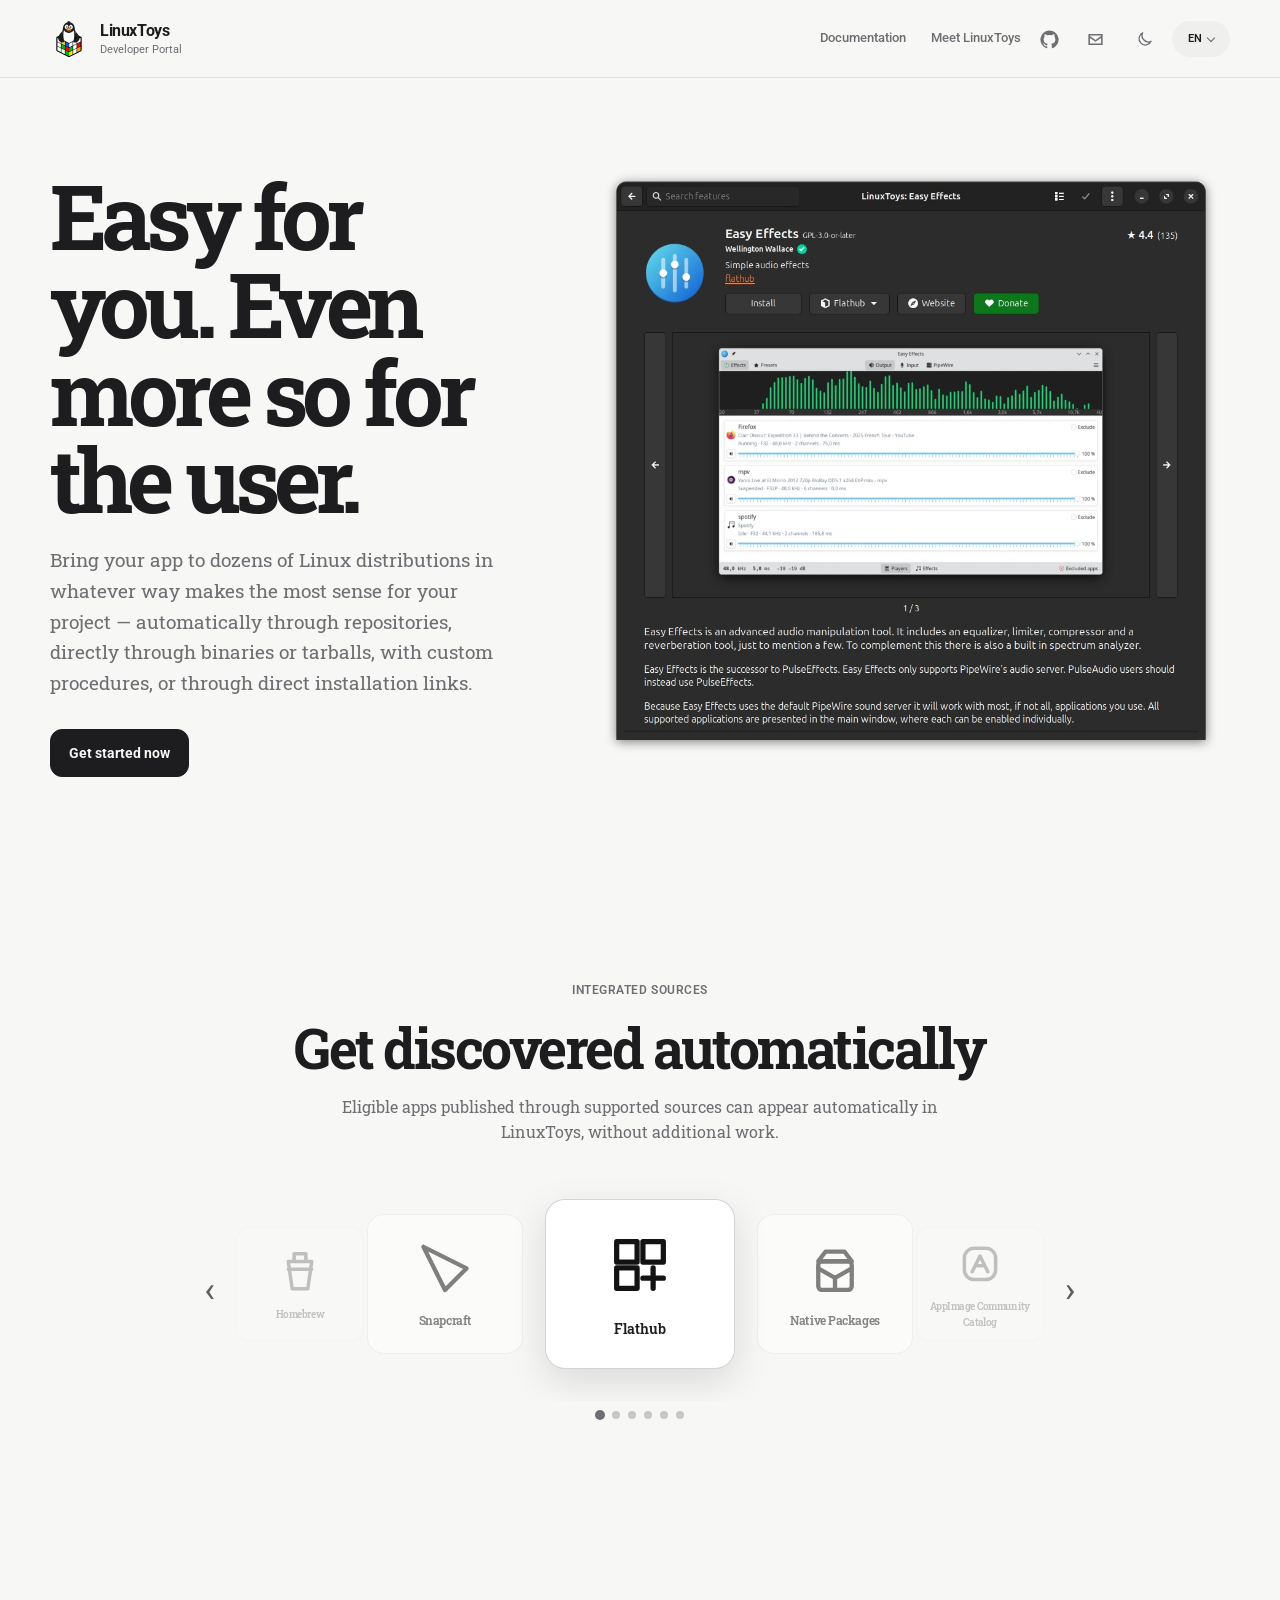
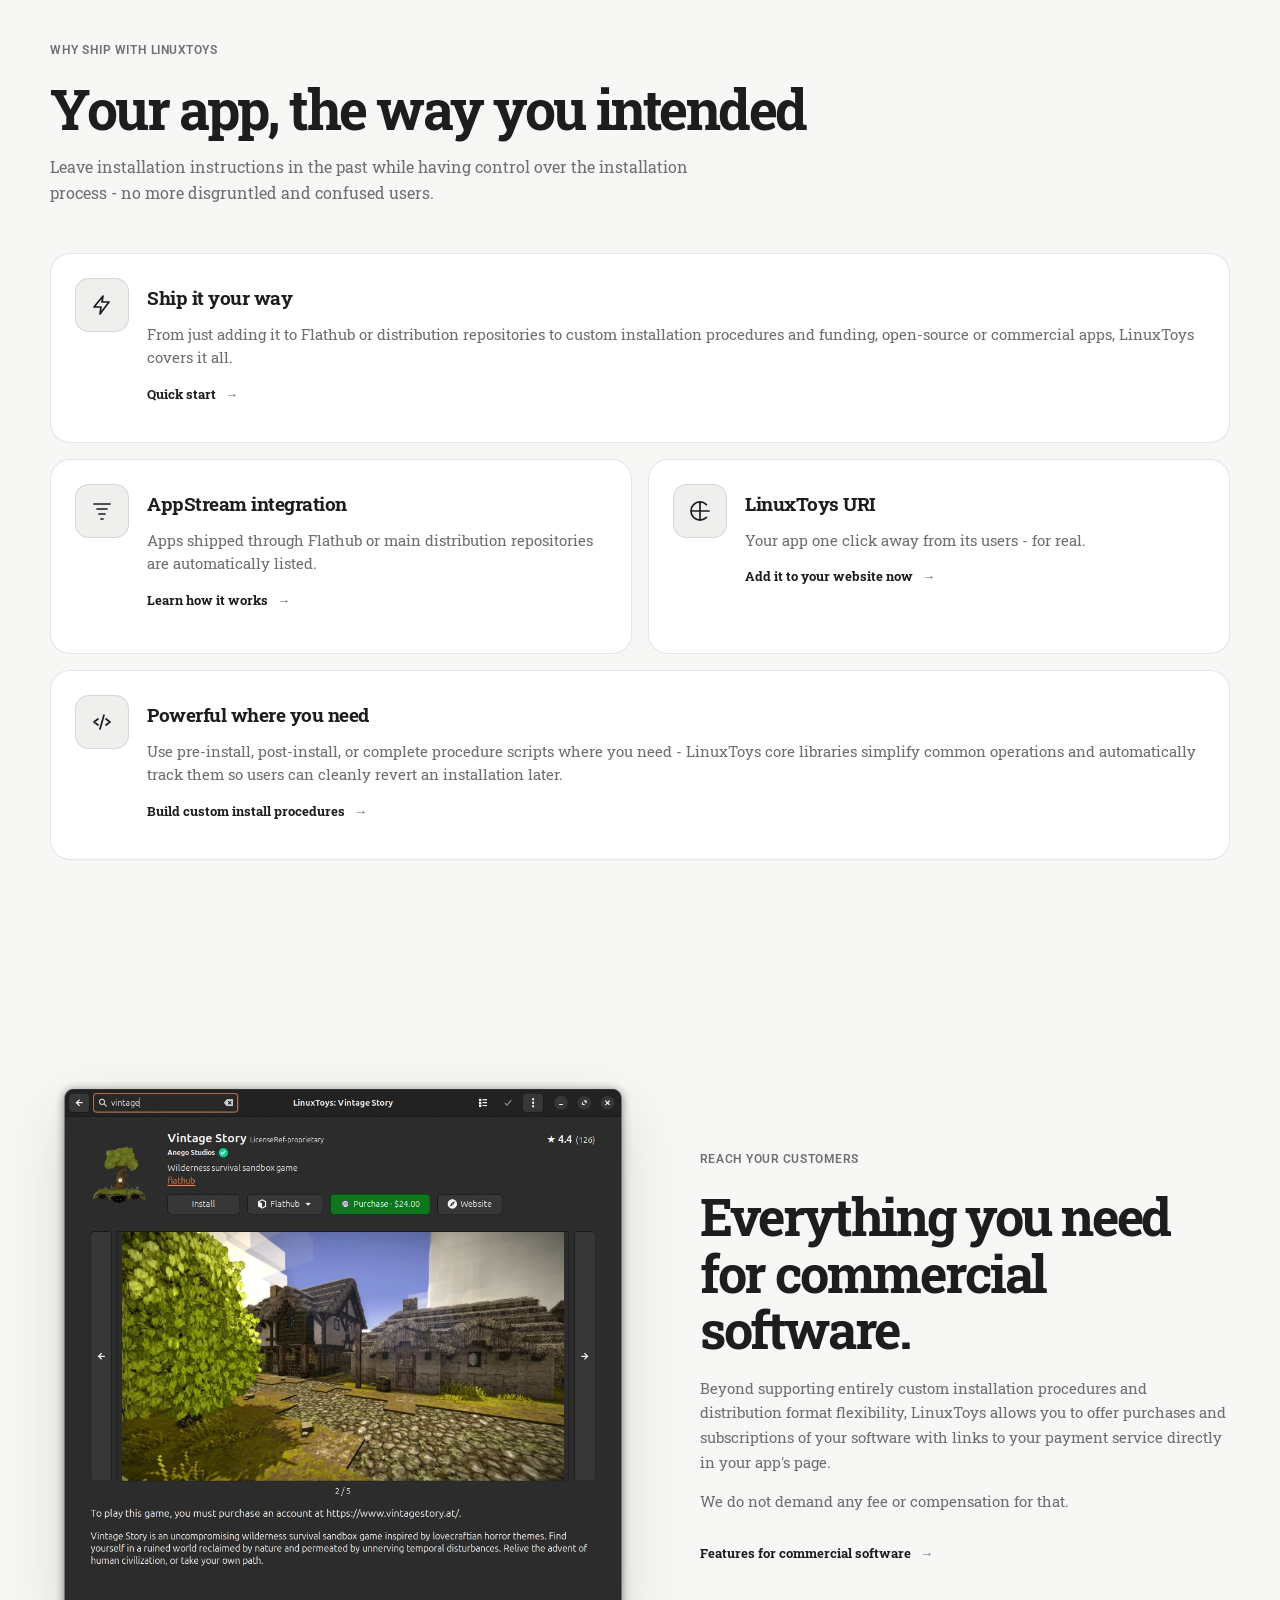
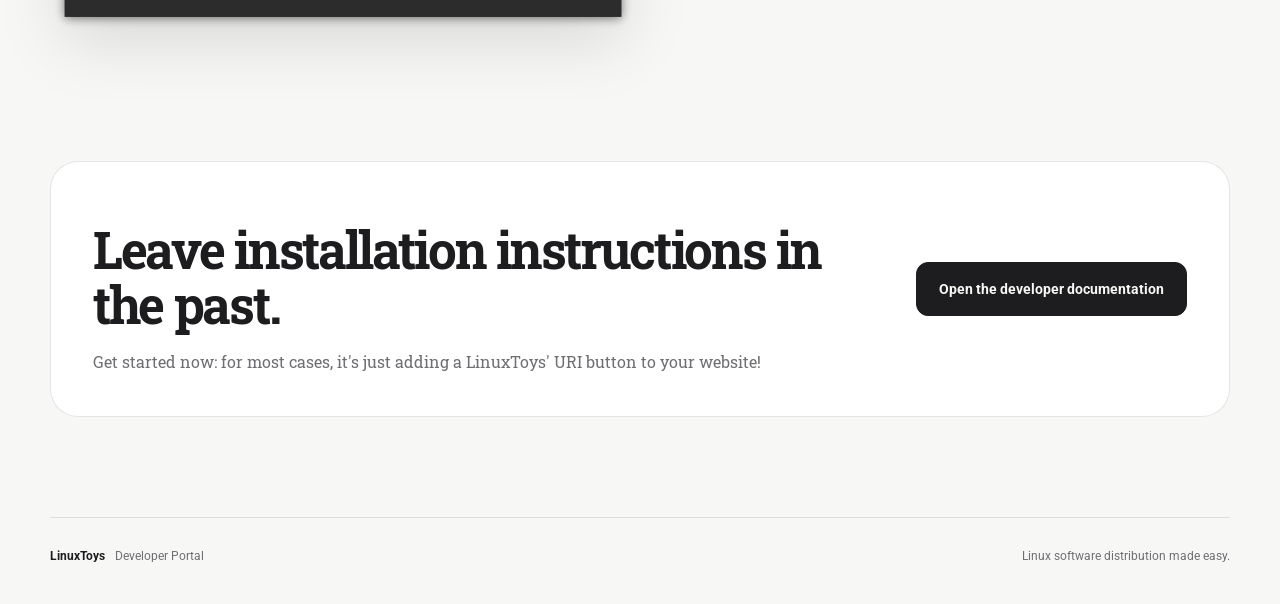
<file: index.html>
<!DOCTYPE html>

<html lang="en">
<head>
<meta charset="utf-8"/>
<meta content="width=device-width, initial-scale=1.0" name="viewport"/>
<meta content="Ship your Linux application through LinuxToys with a fast, declarative, cross-distro distribution workflow." name="description"/>

<meta property="og:image" content="https://dev.linux.toys/assets/card.webp">
<meta property="og:image:type" content="image/webp">
<meta property="og:image:alt" content="LinuxToys Developer Portal">

<meta name="twitter:card" content="summary_large_image">
<meta name="twitter:image" content="https://dev.linux.toys/assets/card.webp">
<meta name="twitter:image:alt" content="LinuxToys Developer Portal">

<meta name="theme-color" content="#f7f7f5" media="(prefers-color-scheme: light)"/>
<meta name="theme-color" content="#0f0f11" media="(prefers-color-scheme: dark)"/>
<title>LinuxToys for Developers</title>
<link href="https://fonts.googleapis.com" rel="preconnect"/>
<link crossorigin="" href="https://fonts.gstatic.com" rel="preconnect"/>
<link href="https://fonts.googleapis.com/css2?family=Roboto:wght@400;500;600;700&family=Roboto+Slab:wght@400;500;600;700&display=swap" rel="stylesheet"/>
<link href="assets/linuxtoys.svg" rel="icon" type="image/svg+xml"/>
<link href="home/styles.css" rel="stylesheet">
<script>
    (() => {
      const saved = localStorage.getItem("linuxtoys-dev-lang");
      const browserLanguages = navigator.languages?.length ? navigator.languages : [navigator.language];
      const prefersPortuguese = browserLanguages.some(lang => lang?.toLowerCase().startsWith("pt"));
      if (saved === "pt-BR" || (!saved && prefersPortuguese)) {
        location.replace("index.pt-BR.html" + location.search + location.hash);
      }
    })();
  </script>
</link><meta content="website" property="og:type"/><meta content="LinuxToys Developer Portal" property="og:site_name"/><meta content="LinuxToys for Developers" property="og:title"/><meta content="Ship your Linux application through LinuxToys with a fast, declarative, cross-distro distribution workflow." property="og:description"/><meta content="https://dev.linux.toys/" property="og:url"/><meta content="en_US" property="og:locale"/><meta content="pt_BR" property="og:locale:alternate"/><meta content="summary" name="twitter:card"/><meta content="LinuxToys for Developers" name="twitter:title"/><meta content="Ship your Linux application through LinuxToys with a fast, declarative, cross-distro distribution workflow." name="twitter:description"/><link href="https://dev.linux.toys/" rel="canonical"/><link href="https://dev.linux.toys/" hreflang="en" rel="alternate"/><link href="https://dev.linux.toys/index.pt-BR.html" hreflang="pt-BR" rel="alternate"/><link href="https://dev.linux.toys/" hreflang="x-default" rel="alternate"/><script type="application/ld+json">{
  "@context": "https://schema.org",
  "@graph": [
    {
      "@type": "Organization",
      "@id": "https://dev.linux.toys/#organization",
      "name": "LinuxToys",
      "url": "https://dev.linux.toys/",
      "logo": {
        "@type": "ImageObject",
        "url": "https://dev.linux.toys/assets/linuxtoys.svg"
      }
    },
    {
      "@type": "WebSite",
      "@id": "https://dev.linux.toys/#website",
      "url": "https://dev.linux.toys/",
      "name": "LinuxToys for Developers",
      "description": "Ship your Linux application through LinuxToys with a fast, declarative, cross-distro distribution workflow.",
      "inLanguage": "en",
      "publisher": {
        "@id": "https://dev.linux.toys/#organization"
      }
    }
  ]
}</script></head>
<body>
<div class="page-shell">
<header class="site-header">
<a aria-label="LinuxToys Developer Portal home" class="brand" href="#top">
<img alt="" aria-hidden="true" class="brand-logo" src="assets/linuxtoys.svg"/>
<span class="brand-copy">
<strong>LinuxToys</strong>
<span data-i18n="brandPortal">Developer Portal</span>
</span>
</a>
<div class="header-actions">
<nav class="header-nav" aria-label="Primary navigation">
<a class="header-link" data-i18n="navStart" href="documentation.html">Get started</a>
<a class="header-link" data-i18n="navMainsite" href="https://linux.toys">Meet LinuxToys</a>
        </nav>
<a
          class="github-button"
          href="https://github.com/psygreg/linuxtoys"
          target="_blank"
          rel="noopener noreferrer"
          aria-label="LinuxToys on GitHub"
          title="GitHub"
        >
          <svg viewBox="0 0 24 24" aria-hidden="true">
            <path d="M12 .7A11.5 11.5 0 0 0 8.36 23.1c.58.1.79-.25.79-.56v-2.02c-3.22.7-3.9-1.37-3.9-1.37-.52-1.34-1.29-1.7-1.29-1.7-1.05-.72.08-.71.08-.71 1.16.08 1.77 1.2 1.77 1.2 1.03 1.77 2.7 1.26 3.36.96.1-.75.4-1.26.74-1.55-2.57-.29-5.27-1.29-5.27-5.72 0-1.27.45-2.3 1.2-3.12-.12-.3-.52-1.48.11-3.08 0 0 .97-.31 3.17 1.19a10.98 10.98 0 0 1 5.78 0c2.2-1.5 3.17-1.19 3.17-1.19.63 1.6.23 2.78.11 3.08.75.82 1.2 1.85 1.2 3.12 0 4.45-2.71 5.42-5.29 5.71.42.36.79 1.07.79 2.16v3.04c0 .31.21.67.8.56A11.5 11.5 0 0 0 12 .7Z"/>
          </svg>
        </a>
        <a
          class="github-button"
          href="mailto:linuxtoys@linux.toys"
          aria-label="Contact LinuxToys"
          title="Email"
        >
          <svg viewBox="0 0 24 24" aria-hidden="true">
            <path d="M3 5h18v14H3V5Zm2 2v.5l7 5 7-5V7H5Zm14 10V9.95l-7 5-7-5V17h14Z"/>
          </svg>
        </a>
<div class="header-preferences">
<button class="theme-toggle" type="button" aria-label="Toggle color theme" title="Toggle color theme">
            <svg class="theme-icon theme-icon-sun" viewBox="0 0 24 24" aria-hidden="true">
              <circle cx="12" cy="12" r="3.5"/>
              <path d="M12 2v2M12 20v2M4.93 4.93l1.42 1.42M17.65 17.65l1.42 1.42M2 12h2M20 12h2M4.93 19.07l1.42-1.42M17.65 6.35l1.42-1.42"/>
            </svg>
            <svg class="theme-icon theme-icon-moon" viewBox="0 0 24 24" aria-hidden="true">
              <path d="M20.2 15.1A8.5 8.5 0 0 1 8.9 3.8 8.5 8.5 0 1 0 20.2 15.1Z"/>
            </svg>
          </button>
<details class="language-switcher language-dropdown">
<summary class="language-current" aria-label="Language selector">PT</summary>
<div class="language-menu" role="menu">
<a class="language-option" href="#" data-lang="en" role="menuitem">EN</a>
<a class="language-option active" href="#" data-lang="pt-BR" role="menuitem" aria-current="true">PT</a>
</div>
</details>
</div>
</div>
</header>
<main id="top">
<section class="hero">
<div class="hero-copy">
<h1 data-i18n="heroTitle">Ship your app without shipping the complexity.</h1>
<p class="hero-lead" data-i18n="heroLead">LinuxToys gives developers a simple, declarative way to distribute applications across dozens of Linux distributions while keeping installation behavior under their control.</p>
<div class="hero-actions">
<a class="button button-primary" data-i18n="butStart" href="documentation.html">Get started</a>
</div>
</div>
<div class="hero-visual">
<img class="hero-screenshot" data-theme-image src="assets/app-page.webp" alt="LinuxToys developer integration"/>
</div>
</section>
<section class="section repo-section" id="repositories" data-i18n-aria-label="repoSources" aria-label="Software sources">
 <div class="section-heading"><div class="eyebrow" data-i18n="repoEyebrow">Integrated sources</div><h2 data-i18n="repoTitle">Get discovered automatically</h2><p data-i18n="repoDescription">Eligible apps published through supported sources can appear automatically in LinuxToys, without additional work.</p></div>
 <div class="repo-carousel" data-i18n-aria-label="repoSources" aria-roledescription="carousel" aria-label="Software sources">
  <button class="repo-arrow repo-prev" data-i18n-aria-label="repoPrevious" type="button" aria-label="Previous">&#8249;</button>
  <div class="repo-viewport"><div class="repo-track"><a class="repo-slide" href="https://flathub.org" target="_blank" rel="noopener noreferrer" aria-label="Flathub" data-repo="Flathub"><span class="repo-logo-wrap"><img loading="lazy" src="assets/repositories/flathub.svg" alt="" onerror="this.hidden=true;this.nextElementSibling.hidden=false"><span class="repo-fallback" hidden>FL</span></span><span class="repo-name">Flathub</span></a>
<a class="repo-slide" href="https://www.freedesktop.org/wiki/Distributions/" target="_blank" rel="noopener noreferrer" aria-label="Native Packages" data-repo="Native Packages" data-i18n-repo="repoNative"><span class="repo-logo-wrap"><img loading="lazy" src="assets/repositories/native-packages.svg" alt="" onerror="this.hidden=true;this.nextElementSibling.hidden=false"><span class="repo-fallback" hidden>PK</span></span><span class="repo-name" data-i18n="repoNative">Native Packages</span></a>
<a class="repo-slide" href="https://appimage.github.io/" target="_blank" rel="noopener noreferrer" aria-label="AppImage Community Catalog" data-repo="AppImage Community Catalog" data-i18n-repo="repoAppImage"><span class="repo-logo-wrap"><img loading="lazy" src="assets/repositories/appimage.svg" alt="" onerror="this.hidden=true;this.nextElementSibling.hidden=false"><span class="repo-fallback" hidden>AI</span></span><span class="repo-name" data-i18n="repoAppImage">AppImage Community Catalog</span></a>
<a class="repo-slide" href="https://aur.archlinux.org/" target="_blank" rel="noopener noreferrer" aria-label="AUR" data-repo="AUR"><span class="repo-logo-wrap"><img loading="lazy" src="assets/repositories/archlinux.svg" alt="" onerror="this.hidden=true;this.nextElementSibling.hidden=false"><span class="repo-fallback" hidden>AUR</span></span><span class="repo-name">AUR</span></a>
<a class="repo-slide" href="https://brew.sh" target="_blank" rel="noopener noreferrer" aria-label="Homebrew" data-repo="Homebrew"><span class="repo-logo-wrap"><img loading="lazy" src="assets/repositories/homebrew.svg" alt="" onerror="this.hidden=true;this.nextElementSibling.hidden=false"><span class="repo-fallback" hidden>HB</span></span><span class="repo-name">Homebrew</span></a>
<a class="repo-slide" href="https://snapcraft.io" target="_blank" rel="noopener noreferrer" aria-label="Snapcraft" data-repo="Snapcraft"><span class="repo-logo-wrap"><img loading="lazy" src="assets/repositories/snapcraft.svg" alt="" onerror="this.hidden=true;this.nextElementSibling.hidden=false"><span class="repo-fallback" hidden>SN</span></span><span class="repo-name">Snapcraft</span></a></div></div>
  <button class="repo-arrow repo-next" data-i18n-aria-label="repoNext" type="button" aria-label="Next">&#8250;</button>
 </div><div class="repo-dots" data-i18n-aria-label="repoNavigation" aria-label="Carousel navigation"></div>
 </section>
<section class="section intro-section" id="features">
<div class="section-heading">
<div class="eyebrow" data-i18n="featuresEyebrow">Why developers use LinuxToys</div>
<h2 data-i18n="featuresTitle">Distribution that feels like part of your release process.</h2>
<p data-i18n="featuresLead">From a single AppImage to custom install workflows, LinuxToys scales with the needs of your project while preserving a consistent experience for users.</p>
</div>
<div class="feature-grid">
<article class="feature-card feature-card-wide">
<div aria-hidden="true" class="feature-icon">
<svg viewbox="0 0 24 24"><path d="M13 3 4 14h7l-1 7 9-12h-7l1-6Z"></path></svg>
</div>
<div>
<h3 data-i18n="easyTitle">Ship in minutes</h3>
<p data-i18n="easyText">The simplest LinuxToys integration needs little more than a GitHub repository and a released AppImage. There is no packaging maze to solve before you can reach users.</p>
<a class="feature-link" href="documentation.html"><span data-i18n="easyLink">Learn about the quick start</span><span aria-hidden="true">→</span></a>
</div>
</article>
<article class="feature-card">
<div aria-hidden="true" class="feature-icon">
<svg viewbox="0 0 24 24"><path d="M4 5h16M7 10h10M9 15h6M11 20h2"></path></svg>
</div>
<div>
<h3 data-i18n="declarativeTitle">Declarative deployment</h3>
<p data-i18n="declarativeText">You define how your application should be installed. LinuxToys turns that declaration into a repeatable deployment flow, replacing scattered installation instructions with a consistent experience.</p>
<a class="feature-link" href="documentation.html#appstream-applications"><span data-i18n="declarativeLink">Explore deployment definitions</span><span aria-hidden="true">→</span></a>
</div>
</article>
<article class="feature-card">
<div aria-hidden="true" class="feature-icon">
<svg viewbox="0 0 24 24"><path d="M12 3v18M3 12h18M5.6 5.6a9 9 0 0 0 12.8 12.8M18.4 5.6A9 9 0 0 0 5.6 18.4"></path></svg>
</div>
<div>
<h3 data-i18n="reachTitle">Massive Linux reach</h3>
<p data-i18n="reachText">LinuxToys runs across more than 40 Linux distributions and serves thousands of recurring users, helping your application reach a broad range of systems from one integration point.</p>
<a class="feature-link" href="documentation.html#linuxtoys-install-links"><span data-i18n="reachLink">See platform coverage</span><span aria-hidden="true">→</span></a>
</div>
</article>
<article class="feature-card feature-card-wide">
<div aria-hidden="true" class="feature-icon">
<svg viewbox="0 0 24 24"><path d="m8 9-4 3 4 3m8-6 4 3-4 3M14 5l-4 14"></path></svg>
</div>
<div>
<h3 data-i18n="scriptsTitle">Powerful when you need custom logic</h3>
<p data-i18n="scriptsText">Use pre-install, post-install, or complete procedure scripts when your application needs more than a package download. LinuxToys core libraries simplify common operations and automatically track them so users can cleanly revert an installation later.</p>
<a class="feature-link" href="corelibraries.html"><span data-i18n="scriptsLink">Build custom install procedures</span><span aria-hidden="true">→</span></a>
</div>
</article>
</div>
</section>
<section class="section app-pages-section" id="app-pages">
<div class="app-pages-layout">
<div class="app-pages-visual">
<img class="app-page-screenshot" data-theme-image src="assets/commercial-app.webp" alt="Commercial app page in LinuxToys"/>
</div>
<div class="app-pages-copy">
<div class="eyebrow" data-i18n="appPagesEyebrow">Present your app at its best</div>
<h2 data-i18n="appPagesTitle">Give users the context they need before they install.</h2>
<p data-i18n="appPagesText">App pages let you present a richer description and screenshots directly inside LinuxToys, helping users understand what your application does, what makes it useful, and what they can expect before starting the installation.</p>
<p data-i18n="appPagesCommerceText">At your discretion, the same page can also lead users directly to a donation or purchase option, giving your project a natural way to support funding or commercial distribution without interrupting the LinuxToys experience.</p>
<a class="feature-link" href="documentation.html#purchases-and-subscriptions"><span data-i18n="appPagesLink">Learn how to configure app pages</span><span aria-hidden="true">→</span></a>
</div>
</div>
</section>
<section class="cta-section">
<div>
<h2 data-i18n="ctaTitle">Your Linux distribution story can start with one file.</h2>
<p data-i18n="ctaText">Start with the minimal configuration today, then expand into compatibility rules, hooks, and fully custom procedures only when your application needs them.</p>
</div>
<a class="button button-primary button-large" data-i18n="ctaButton" href="documentation.html">Open the developer quick start</a>
</section>
</main>
<footer class="site-footer">
<div>
<strong>LinuxToys</strong>
<span data-i18n="footerTagline">Developer Portal</span>
</div>
<p data-i18n="footerText">A simpler way to ship software across Linux.</p>
</footer>
</div>
<script>
    document.querySelectorAll(".lang-button").forEach(button => {
      button.addEventListener("click", event => {
        const requested = button.dataset.lang;
        const target = requested === "pt-BR" ? "index.pt-BR.html" : "index.html";
        const current = "index.html";
        if (target === current) return;
        event.preventDefault();
        event.stopImmediatePropagation();
        localStorage.setItem("linuxtoys-dev-lang", requested);
        location.href = target + location.search + location.hash;
      }, true);
    });
  </script>
<script src="home/script.js"></script>
</body>
</html>
</file>
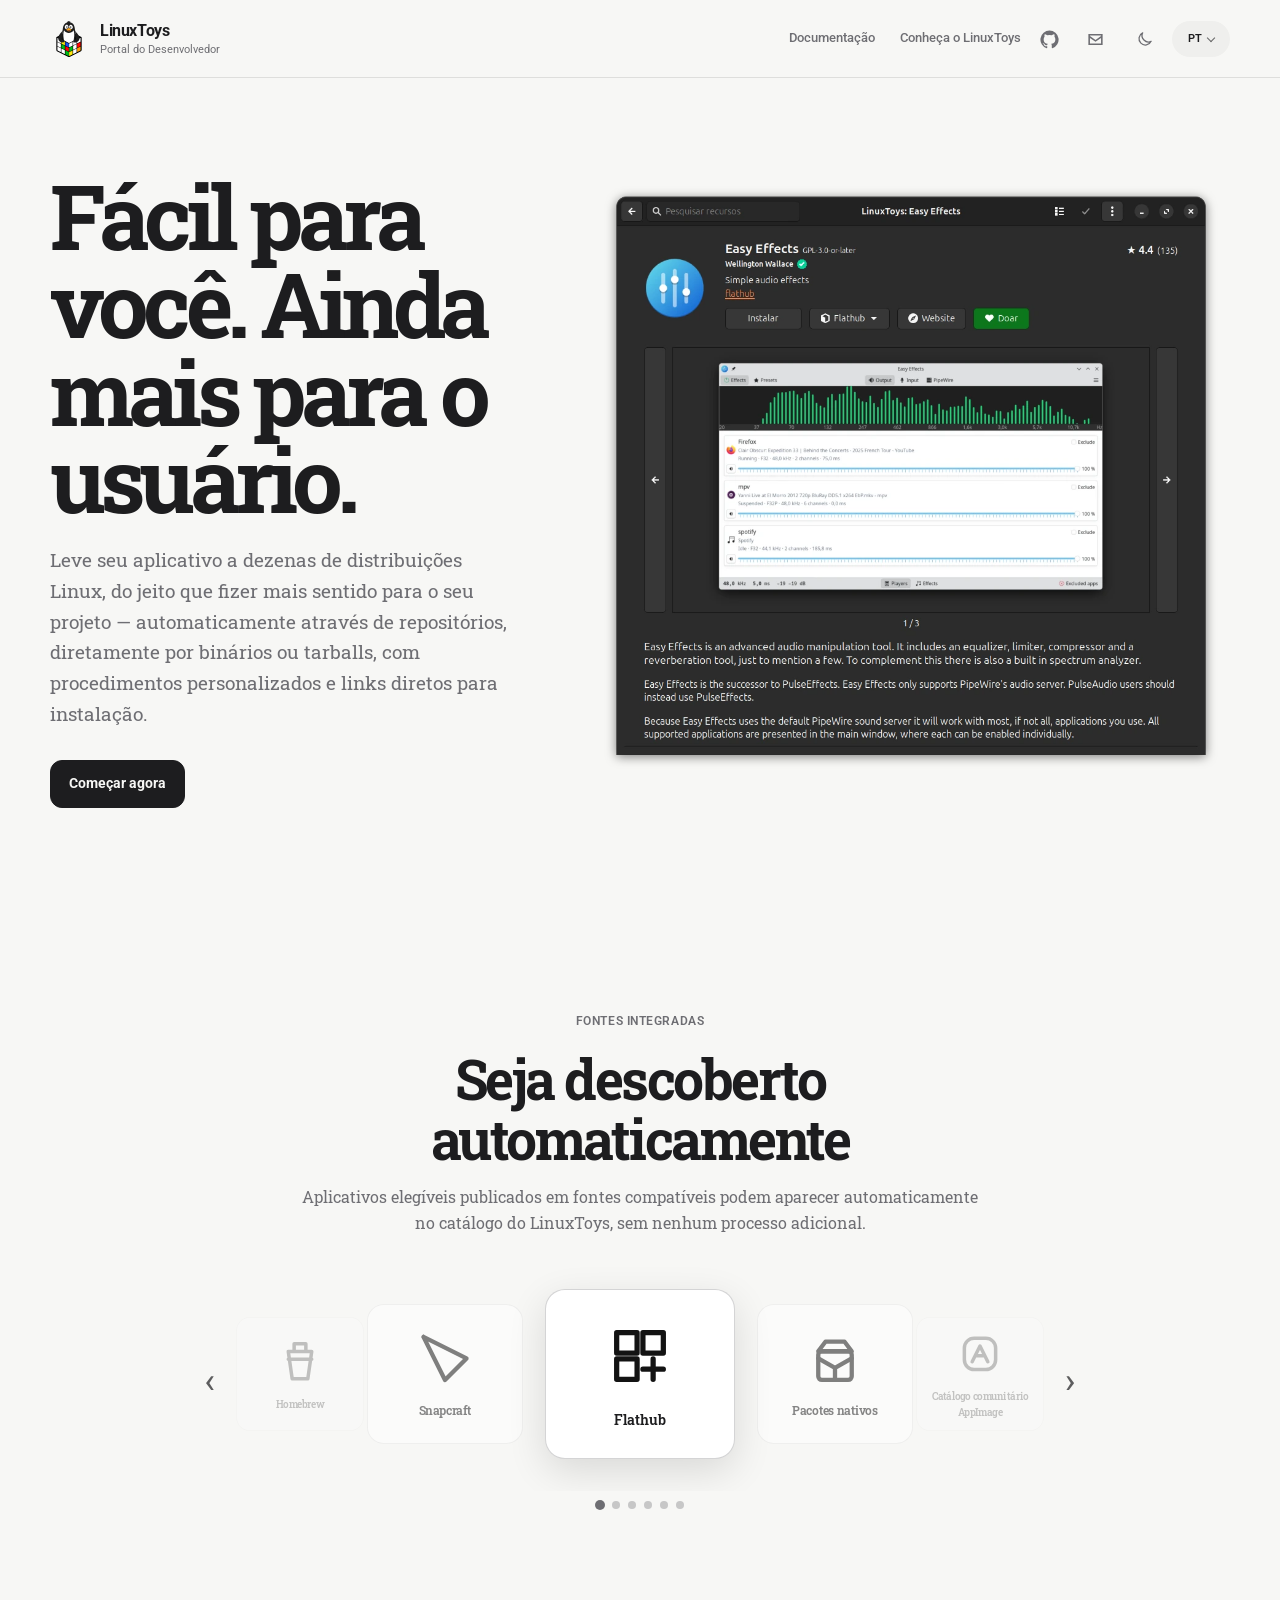
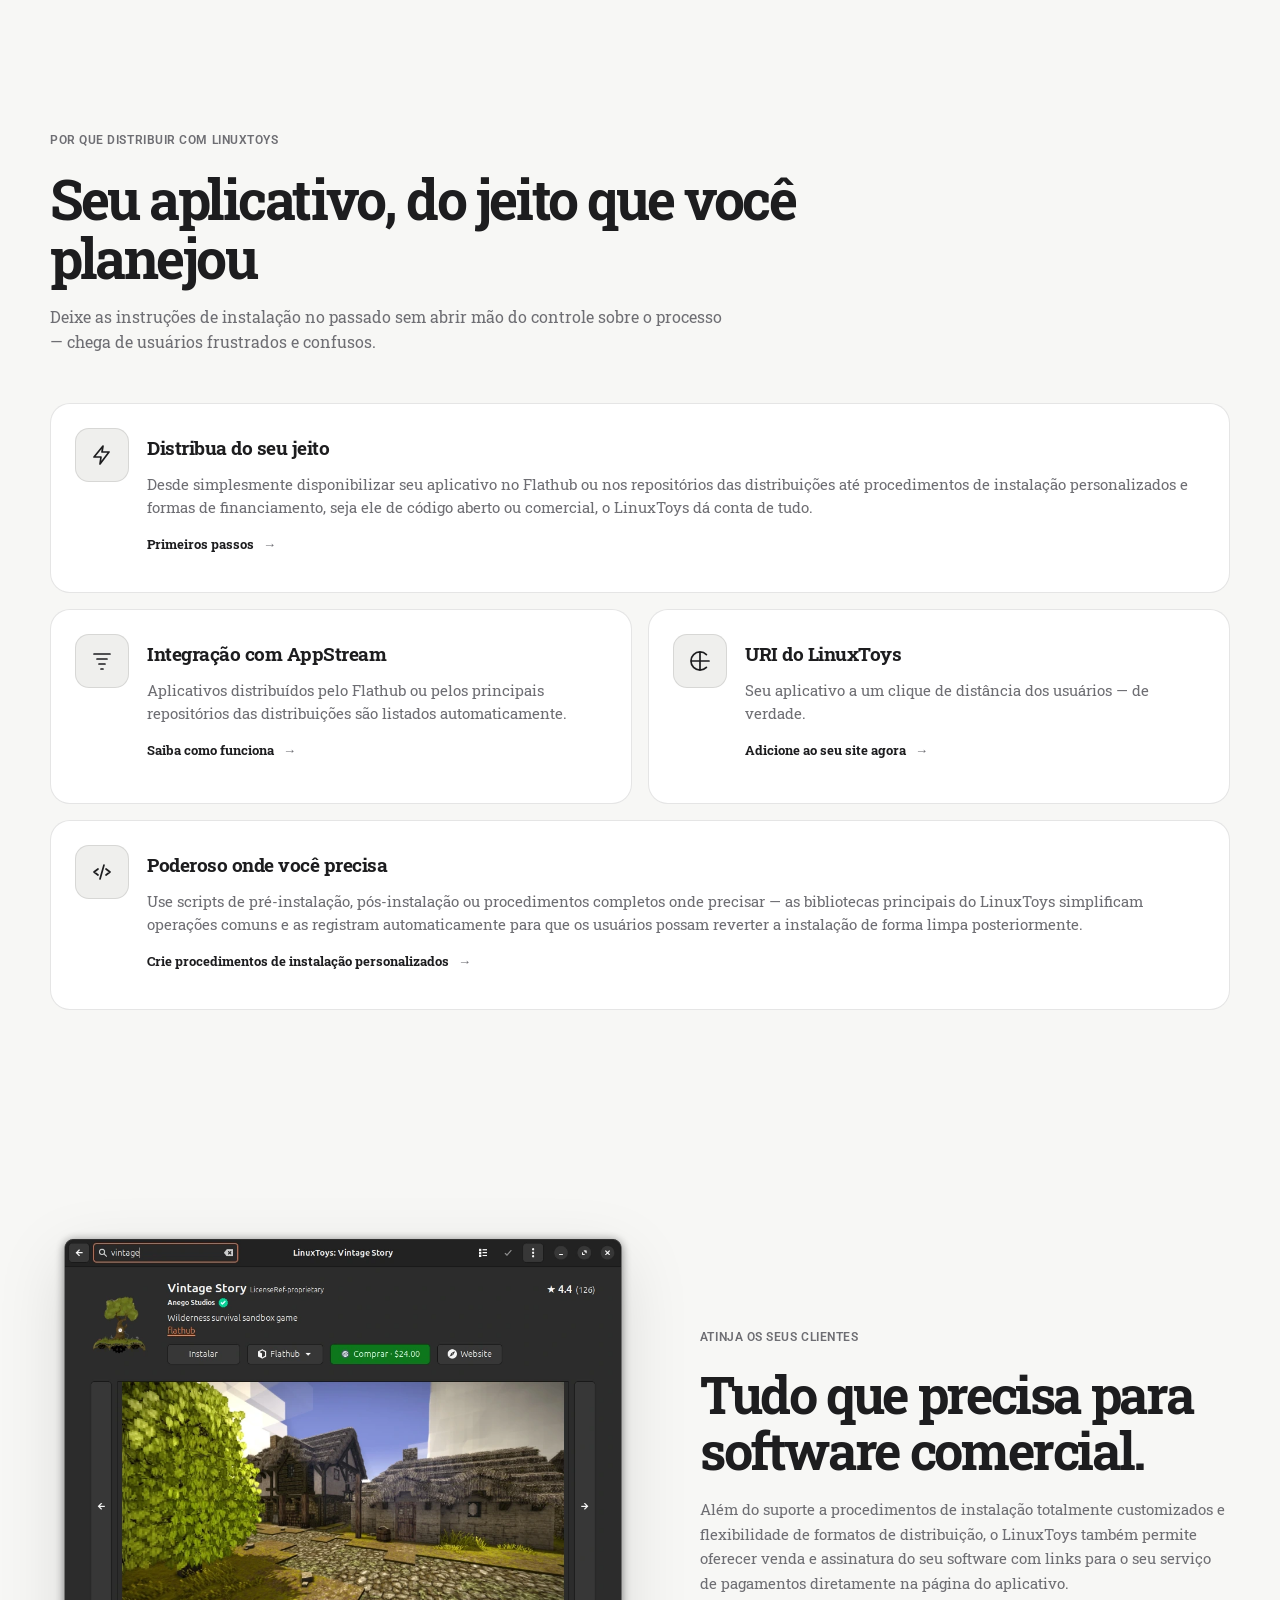
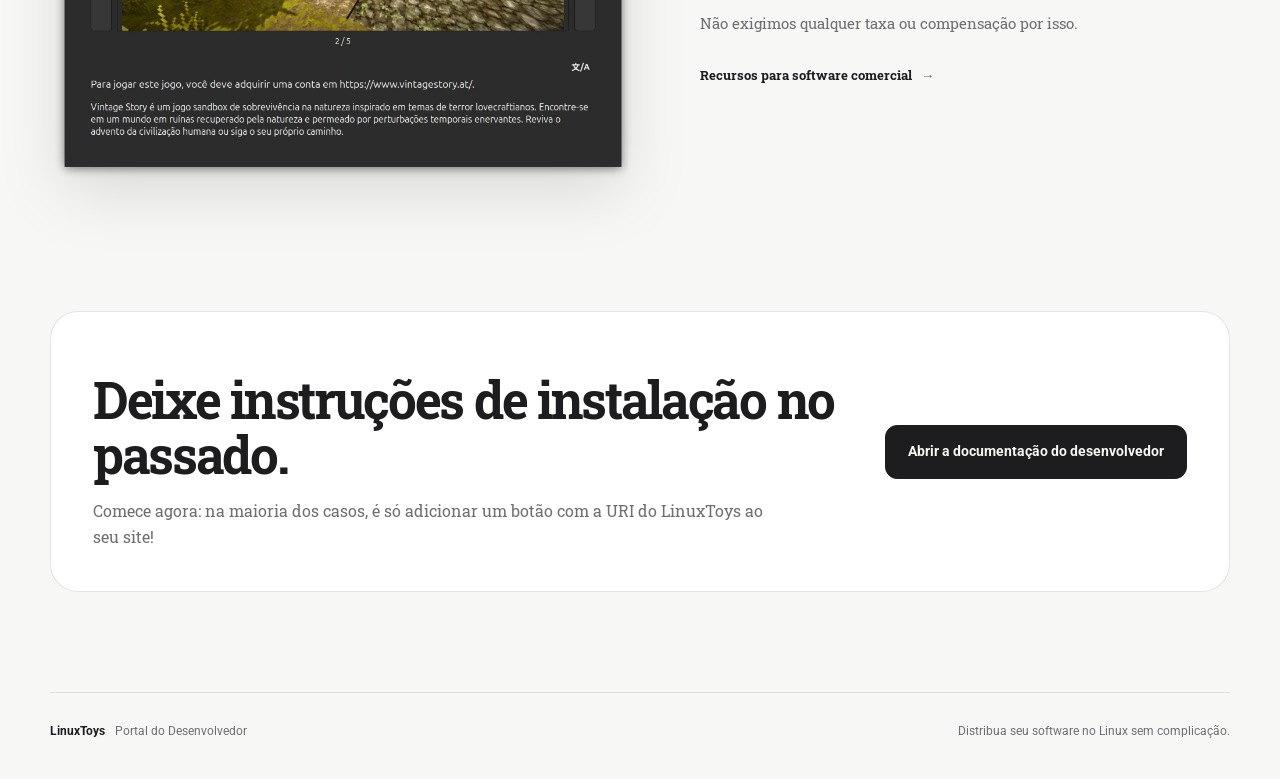
<file: index.pt-BR.html>
<!DOCTYPE html>

<html lang="pt-BR">
<head>
<meta charset="utf-8"/>
<meta content="width=device-width, initial-scale=1.0" name="viewport"/>
<meta content="Distribua seu aplicativo Linux pelo LinuxToys com um fluxo de distribuição rápido, declarativo e compatível com várias distribuições." name="description"/>

<meta property="og:image" content="https://dev.linux.toys/assets/card.webp">
<meta property="og:image:type" content="image/webp">
<meta property="og:image:alt" content="LinuxToys Developer Portal">

<meta name="twitter:card" content="summary_large_image">
<meta name="twitter:image" content="https://dev.linux.toys/assets/card.webp">
<meta name="twitter:image:alt" content="LinuxToys Developer Portal">

<meta name="theme-color" content="#f7f7f5" media="(prefers-color-scheme: light)"/>
<meta name="theme-color" content="#0f0f11" media="(prefers-color-scheme: dark)"/>
<title>LinuxToys para Desenvolvedores</title>
<link href="https://fonts.googleapis.com" rel="preconnect"/>
<link crossorigin="" href="https://fonts.gstatic.com" rel="preconnect"/>
<link href="https://fonts.googleapis.com/css2?family=Roboto:wght@400;500;600;700&family=Roboto+Slab:wght@400;500;600;700&display=swap" rel="stylesheet"/>
<link href="assets/linuxtoys.svg" rel="icon" type="image/svg+xml"/>
<link href="home/styles.css" rel="stylesheet">
<script>
    localStorage.setItem("linuxtoys-dev-lang", "pt-BR");
    document.documentElement.lang = "pt-BR";
  </script>
</link><meta content="website" property="og:type"/><meta content="LinuxToys Developer Portal" property="og:site_name"/><meta content="LinuxToys para Desenvolvedores" property="og:title"/><meta content="Distribua seu aplicativo Linux pelo LinuxToys com um fluxo de distribuição rápido, declarativo e compatível com várias distribuições." property="og:description"/><meta content="https://dev.linux.toys/index.pt-BR.html" property="og:url"/><meta content="pt_BR" property="og:locale"/><meta content="en_US" property="og:locale:alternate"/><meta content="summary" name="twitter:card"/><meta content="LinuxToys para Desenvolvedores" name="twitter:title"/><meta content="Distribua seu aplicativo Linux pelo LinuxToys com um fluxo de distribuição rápido, declarativo e compatível com várias distribuições." name="twitter:description"/><link href="https://dev.linux.toys/index.pt-BR.html" rel="canonical"/><link href="https://dev.linux.toys/" hreflang="en" rel="alternate"/><link href="https://dev.linux.toys/index.pt-BR.html" hreflang="pt-BR" rel="alternate"/><link href="https://dev.linux.toys/" hreflang="x-default" rel="alternate"/><script type="application/ld+json">{
  "@context": "https://schema.org",
  "@graph": [
    {
      "@type": "Organization",
      "@id": "https://dev.linux.toys/#organization",
      "name": "LinuxToys",
      "url": "https://dev.linux.toys/",
      "logo": {
        "@type": "ImageObject",
        "url": "https://dev.linux.toys/assets/linuxtoys.svg"
      }
    },
    {
      "@type": "WebSite",
      "@id": "https://dev.linux.toys/#website",
      "url": "https://dev.linux.toys/index.pt-BR.html",
      "name": "LinuxToys para Desenvolvedores",
      "description": "Distribua seu aplicativo Linux pelo LinuxToys com um fluxo de distribuição rápido, declarativo e compatível com várias distribuições.",
      "inLanguage": "pt-BR",
      "publisher": {
        "@id": "https://dev.linux.toys/#organization"
      }
    }
  ]
}</script></head>
<body>
<div class="page-shell">
<header class="site-header">
<a aria-label="LinuxToys Developer Portal home" class="brand" href="#top">
<img alt="" aria-hidden="true" class="brand-logo" src="assets/linuxtoys.svg"/>
<span class="brand-copy">
<strong>LinuxToys</strong>
<span data-i18n="brandPortal">Developer Portal</span>
</span>
</a>
<div class="header-actions">
<nav class="header-nav" aria-label="Primary navigation">
<a class="header-link" data-i18n="navStart" href="documentation.pt-BR.html">Get started</a>
<a class="header-link" data-i18n="navMainsite" href="https://linux.toys">Meet LinuxToys</a>
        </nav>
<a
          class="github-button"
          href="https://github.com/psygreg/linuxtoys"
          target="_blank"
          rel="noopener noreferrer"
          aria-label="LinuxToys on GitHub"
          title="GitHub"
        >
          <svg viewBox="0 0 24 24" aria-hidden="true">
            <path d="M12 .7A11.5 11.5 0 0 0 8.36 23.1c.58.1.79-.25.79-.56v-2.02c-3.22.7-3.9-1.37-3.9-1.37-.52-1.34-1.29-1.7-1.29-1.7-1.05-.72.08-.71.08-.71 1.16.08 1.77 1.2 1.77 1.2 1.03 1.77 2.7 1.26 3.36.96.1-.75.4-1.26.74-1.55-2.57-.29-5.27-1.29-5.27-5.72 0-1.27.45-2.3 1.2-3.12-.12-.3-.52-1.48.11-3.08 0 0 .97-.31 3.17 1.19a10.98 10.98 0 0 1 5.78 0c2.2-1.5 3.17-1.19 3.17-1.19.63 1.6.23 2.78.11 3.08.75.82 1.2 1.85 1.2 3.12 0 4.45-2.71 5.42-5.29 5.71.42.36.79 1.07.79 2.16v3.04c0 .31.21.67.8.56A11.5 11.5 0 0 0 12 .7Z"/>
          </svg>
        </a>
        <a
          class="github-button"
          href="mailto:linuxtoys@linux.toys"
          aria-label="Entrar em contato com o LinuxToys"
          title="Email"
        >
          <svg viewBox="0 0 24 24" aria-hidden="true">
            <path d="M3 5h18v14H3V5Zm2 2v.5l7 5 7-5V7H5Zm14 10V9.95l-7 5-7-5V17h14Z"/>
          </svg>
        </a>
<div class="header-preferences">
<button class="theme-toggle" type="button" aria-label="Toggle color theme" title="Toggle color theme">
            <svg class="theme-icon theme-icon-sun" viewBox="0 0 24 24" aria-hidden="true">
              <circle cx="12" cy="12" r="3.5"/>
              <path d="M12 2v2M12 20v2M4.93 4.93l1.42 1.42M17.65 17.65l1.42 1.42M2 12h2M20 12h2M4.93 19.07l1.42-1.42M17.65 6.35l1.42-1.42"/>
            </svg>
            <svg class="theme-icon theme-icon-moon" viewBox="0 0 24 24" aria-hidden="true">
              <path d="M20.2 15.1A8.5 8.5 0 0 1 8.9 3.8 8.5 8.5 0 1 0 20.2 15.1Z"/>
            </svg>
          </button>
<details class="language-switcher language-dropdown">
<summary class="language-current" aria-label="Language selector">PT</summary>
<div class="language-menu" role="menu">
<a class="language-option" href="#" data-lang="en" role="menuitem">EN</a>
<a class="language-option active" href="#" data-lang="pt-BR" role="menuitem" aria-current="true">PT</a>
</div>
</details>
</div>
</div>
</header>
<main id="top">
<section class="hero">
<div class="hero-copy">
<h1 data-i18n="heroTitle">Ship your app without shipping the complexity.</h1>
<p class="hero-lead" data-i18n="heroLead">LinuxToys gives developers a simple, declarative way to distribute applications across dozens of Linux distributions while keeping installation behavior under their control.</p>
<div class="hero-actions">
<a class="button button-primary" data-i18n="butStart" href="documentation.pt-BR.html">Começar</a>
</div>
</div>
<div class="hero-visual">
<img class="hero-screenshot" data-theme-image src="assets/app-page.webp" alt="Integração de desenvolvedores com o LinuxToys"/>
</div>
</section>
<section class="section repo-section" id="repositories" data-i18n-aria-label="repoSources" aria-label="Fontes de software">
 <div class="section-heading"><div class="eyebrow" data-i18n="repoEyebrow">Fontes integradas</div><h2 data-i18n="repoTitle">Seja descoberto automaticamente</h2><p data-i18n="repoDescription">Aplicativos elegíveis publicados em fontes compatíveis podem aparecer automaticamente no catálogo do LinuxToys, sem nenhum processo adicional.</p></div>
 <div class="repo-carousel" data-i18n-aria-label="repoSources" aria-roledescription="carousel" aria-label="Fontes de software">
  <button class="repo-arrow repo-prev" data-i18n-aria-label="repoPrevious" type="button" aria-label="Anterior">&#8249;</button>
  <div class="repo-viewport"><div class="repo-track"><a class="repo-slide" href="https://flathub.org" target="_blank" rel="noopener noreferrer" aria-label="Flathub" data-repo="Flathub"><span class="repo-logo-wrap"><img loading="lazy" src="assets/repositories/flathub.svg" alt="" onerror="this.hidden=true;this.nextElementSibling.hidden=false"><span class="repo-fallback" hidden>FL</span></span><span class="repo-name">Flathub</span></a>
<a class="repo-slide" href="https://www.freedesktop.org/wiki/Distributions/" target="_blank" rel="noopener noreferrer" aria-label="Pacotes nativos" data-repo="Pacotes nativos"><span class="repo-logo-wrap"><img loading="lazy" src="assets/repositories/native-packages.svg" alt="" onerror="this.hidden=true;this.nextElementSibling.hidden=false"><span class="repo-fallback" hidden>PK</span></span><span class="repo-name">Pacotes nativos</span></a>
<a class="repo-slide" href="https://appimage.github.io/" target="_blank" rel="noopener noreferrer" aria-label="Catálogo comunitário AppImage" data-repo="Catálogo comunitário AppImage"><span class="repo-logo-wrap"><img loading="lazy" src="assets/repositories/appimage.svg" alt="" onerror="this.hidden=true;this.nextElementSibling.hidden=false"><span class="repo-fallback" hidden>AI</span></span><span class="repo-name">Catálogo comunitário AppImage</span></a>
<a class="repo-slide" href="https://aur.archlinux.org/" target="_blank" rel="noopener noreferrer" aria-label="AUR" data-repo="AUR"><span class="repo-logo-wrap"><img loading="lazy" src="assets/repositories/archlinux.svg" alt="" onerror="this.hidden=true;this.nextElementSibling.hidden=false"><span class="repo-fallback" hidden>AUR</span></span><span class="repo-name">AUR</span></a>
<a class="repo-slide" href="https://brew.sh" target="_blank" rel="noopener noreferrer" aria-label="Homebrew" data-repo="Homebrew"><span class="repo-logo-wrap"><img loading="lazy" src="assets/repositories/homebrew.svg" alt="" onerror="this.hidden=true;this.nextElementSibling.hidden=false"><span class="repo-fallback" hidden>HB</span></span><span class="repo-name">Homebrew</span></a>
<a class="repo-slide" href="https://snapcraft.io" target="_blank" rel="noopener noreferrer" aria-label="Snapcraft" data-repo="Snapcraft"><span class="repo-logo-wrap"><img loading="lazy" src="assets/repositories/snapcraft.svg" alt="" onerror="this.hidden=true;this.nextElementSibling.hidden=false"><span class="repo-fallback" hidden>SN</span></span><span class="repo-name">Snapcraft</span></a></div></div>
  <button class="repo-arrow repo-next" data-i18n-aria-label="repoNext" type="button" aria-label="Próximo">&#8250;</button>
 </div><div class="repo-dots" data-i18n-aria-label="repoNavigation" aria-label="Navegação do carrossel"></div>
 </section>
<section class="section intro-section" id="features">
<div class="section-heading">
<div class="eyebrow" data-i18n="featuresEyebrow">Why developers use LinuxToys</div>
<h2 data-i18n="featuresTitle">Distribution that feels like part of your release process.</h2>
<p data-i18n="featuresLead">From a single AppImage to custom install workflows, LinuxToys scales with the needs of your project while preserving a consistent experience for users.</p>
</div>
<div class="feature-grid">
<article class="feature-card feature-card-wide">
<div aria-hidden="true" class="feature-icon">
<svg viewbox="0 0 24 24"><path d="M13 3 4 14h7l-1 7 9-12h-7l1-6Z"></path></svg>
</div>
<div>
<h3 data-i18n="easyTitle">Ship in minutes</h3>
<p data-i18n="easyText">The simplest LinuxToys integration needs little more than a GitHub repository and a released AppImage. There is no packaging maze to solve before you can reach users.</p>
<a class="feature-link" href="documentation.pt-BR.html"><span data-i18n="easyLink">Learn about the quick start</span><span aria-hidden="true">→</span></a>
</div>
</article>
<article class="feature-card">
<div aria-hidden="true" class="feature-icon">
<svg viewbox="0 0 24 24"><path d="M4 5h16M7 10h10M9 15h6M11 20h2"></path></svg>
</div>
<div>
<h3 data-i18n="declarativeTitle">Declarative deployment</h3>
<p data-i18n="declarativeText">You define how your application should be installed. LinuxToys turns that declaration into a repeatable deployment flow, replacing scattered installation instructions with a consistent experience.</p>
<a class="feature-link" href="documentation.pt-BR.html#aplicativos-appstream"><span data-i18n="declarativeLink">Explore deployment definitions</span><span aria-hidden="true">→</span></a>
</div>
</article>
<article class="feature-card">
<div aria-hidden="true" class="feature-icon">
<svg viewbox="0 0 24 24"><path d="M12 3v18M3 12h18M5.6 5.6a9 9 0 0 0 12.8 12.8M18.4 5.6A9 9 0 0 0 5.6 18.4"></path></svg>
</div>
<div>
<h3 data-i18n="reachTitle">Massive Linux reach</h3>
<p data-i18n="reachText">LinuxToys runs across more than 40 Linux distributions and serves thousands of recurring users, helping your application reach a broad range of systems from one integration point.</p>
<a class="feature-link" href="documentation.pt-BR.html#links-de-instalacao-do-linuxtoys"><span data-i18n="reachLink">See platform coverage</span><span aria-hidden="true">→</span></a>
</div>
</article>
<article class="feature-card feature-card-wide">
<div aria-hidden="true" class="feature-icon">
<svg viewbox="0 0 24 24"><path d="m8 9-4 3 4 3m8-6 4 3-4 3M14 5l-4 14"></path></svg>
</div>
<div>
<h3 data-i18n="scriptsTitle">Powerful when you need custom logic</h3>
<p data-i18n="scriptsText">Use pre-install, post-install, or complete procedure scripts when your application needs more than a package download. LinuxToys core libraries simplify common operations and automatically track them so users can cleanly revert an installation later.</p>
<a class="feature-link" href="corelibraries.pt-BR.html"><span data-i18n="scriptsLink">Build custom install procedures</span><span aria-hidden="true">→</span></a>
</div>
</article>
</div>
</section>
<section class="section app-pages-section" id="app-pages">
<div class="app-pages-layout">
<div class="app-pages-visual">
<img class="app-page-screenshot" data-theme-image src="assets/commercial-app.webp" alt="Página de aplicativo comercial no LinuxToys"/>
</div>
<div class="app-pages-copy">
<div class="eyebrow" data-i18n="appPagesEyebrow">Present your app at its best</div>
<h2 data-i18n="appPagesTitle">Give users the context they need before they install.</h2>
<p data-i18n="appPagesText">App pages let you present a richer description and screenshots directly inside LinuxToys, helping users understand what your application does, what makes it useful, and what they can expect before starting the installation.</p>
<p data-i18n="appPagesCommerceText">At your discretion, the same page can also lead users directly to a donation or purchase option, giving your project a natural way to support funding or commercial distribution without interrupting the LinuxToys experience.</p>
<a class="feature-link" href="documentation.pt-BR.html#compras-e-assinaturas"><span data-i18n="appPagesLink">Learn how to configure app pages</span><span aria-hidden="true">→</span></a>
</div>
</div>
</section>
<section class="cta-section">
<div>
<h2 data-i18n="ctaTitle">Your Linux distribution story can start with one file.</h2>
<p data-i18n="ctaText">Start with the minimal configuration today, then expand into compatibility rules, hooks, and fully custom procedures only when your application needs them.</p>
</div>
<a class="button button-primary button-large" data-i18n="ctaButton" href="documentation.pt-BR.html">Open the developer quick start</a>
</section>
</main>
<footer class="site-footer">
<div>
<strong>LinuxToys</strong>
<span data-i18n="footerTagline">Developer Portal</span>
</div>
<p data-i18n="footerText">A simpler way to ship software across Linux.</p>
</footer>
</div>
<script>
    document.querySelectorAll(".lang-button").forEach(button => {
      button.addEventListener("click", event => {
        const requested = button.dataset.lang;
        const target = requested === "pt-BR" ? "index.pt-BR.html" : "index.html";
        const current = "index.pt-BR.html";
        if (target === current) return;
        event.preventDefault();
        event.stopImmediatePropagation();
        localStorage.setItem("linuxtoys-dev-lang", requested);
        location.href = target + location.search + location.hash;
      }, true);
    });
  </script>
<script src="home/script.js"></script>
</body>
</html>
</file>
<file: home/styles.css>
:root {
  color-scheme: dark;
  --bg: #090b0f;
  --bg-soft: #0f1319;
  --panel: rgba(18, 23, 31, 0.78);
  --panel-strong: #141a22;
  --border: rgba(255, 255, 255, 0.10);
  --border-strong: rgba(255, 255, 255, 0.16);
  --text: #f7f9fc;
  --muted: #a6a6ad;
  --accent: #ff6a3d;
  --accent-strong: #ff9a72;
  --accent-soft: rgba(255, 106, 61, 0.12);
  --blue: #ffb36b;
  --shadow: 0 24px 80px rgba(0, 0, 0, 0.35);
  --radius-xl: 28px;
  --radius-lg: 20px;
  --radius-md: 14px;
}

* { box-sizing: border-box; }

html {
  scroll-behavior: smooth;
  background: var(--bg);
}

body {
  margin: 0;
  min-width: 320px;
  font-family: "Inter", system-ui, -apple-system, BlinkMacSystemFont, "Segoe UI", sans-serif;
  color: var(--text);
  background:
    radial-gradient(circle at 82% 8%, rgba(255, 75, 45, 0.12), transparent 28%),
    radial-gradient(circle at 10% 4%, rgba(255, 122, 61, 0.11), transparent 30%),
    var(--bg);
  line-height: 1.6;
}

body::before {
  content: "";
  position: fixed;
  inset: 0;
  pointer-events: none;
  background-image: linear-gradient(rgba(255,255,255,.018) 1px, transparent 1px), linear-gradient(90deg, rgba(255,255,255,.018) 1px, transparent 1px);
  background-size: 34px 34px;
  mask-image: linear-gradient(to bottom, rgba(0,0,0,.65), transparent 78%);
}

a { color: inherit; text-decoration: none; }
button, a { -webkit-tap-highlight-color: transparent; }

.page-shell {
  width: min(1180px, calc(100% - 40px));
  margin: 0 auto;
}

.site-header {
  min-height: 88px;
  display: flex;
  align-items: center;
  justify-content: space-between;
  gap: 24px;
  position: relative;
  z-index: 10;
}

.brand {
  display: inline-flex;
  align-items: center;
  gap: 12px;
}

.brand-mark {
  display: grid;
  place-items: center;
  width: 42px;
  height: 42px;
  border: 1px solid rgba(255, 106, 61, .45);
  border-radius: 12px;
  background: linear-gradient(145deg, rgba(255,106,61,.16), rgba(255,154,80,.07));
  color: var(--accent-strong);
  font-weight: 800;
  letter-spacing: -0.06em;
}

.brand-copy {
  display: flex;
  flex-direction: column;
  line-height: 1.15;
}

.brand-copy strong { font-size: .98rem; letter-spacing: -0.02em; }
.brand-copy span { margin-top: 4px; color: var(--muted); font-size: .73rem; }

.header-actions {
  display: flex;
  align-items: center;
  gap: 25px;
}

.header-link {
  color: #a6a6ad;
  font-size: .82rem;
  font-weight: 500;
  transition: color .2s ease;
}

.header-link:hover { color: #fff; }

.language-switcher {
  display: flex;
  gap: 4px;
  padding: 4px;
  border: 1px solid var(--border);
  background: rgba(255,255,255,.035);
  border-radius: 999px;
}

.lang-button {
  border: 0;
  border-radius: 999px;
  padding: 7px 10px;
  background: transparent;
  color: var(--muted);
  font: inherit;
  font-size: .73rem;
  font-weight: 700;
  cursor: pointer;
}

.lang-button.active {
  color: #180b07;
  background: var(--accent);
}

.hero {
  display: grid;
  grid-template-columns: minmax(0, 0.85fr) minmax(0, 1.15fr);
  gap: 72px;
  align-items: center;
  min-height: 680px;
  padding: 70px 0 90px;
}

.hero-copy { max-width: 700px; }
.eyebrow {
  display: inline-flex;
  align-items: center;
  min-height: 29px;
  padding: 5px 10px;
  border: 1px solid rgba(255,106,61,.2);
  border-radius: 999px;
  color: var(--accent-strong);
  background: var(--accent-soft);
  font-size: .72rem;
  font-weight: 700;
  letter-spacing: .06em;
  text-transform: uppercase;
}

h1, h2, h3, p { margin-top: 0; }

h1 {
  margin: 24px 0 22px;
  max-width: 760px;
  font-size: clamp(3rem, 7vw, 5.6rem);
  line-height: .98;
  letter-spacing: -.065em;
}

.hero-lead {
  max-width: 670px;
  margin-bottom: 30px;
  color: var(--muted);
  font-size: clamp(1rem, 1.8vw, 1.2rem);
}

.hero-actions { display: flex; flex-wrap: wrap; gap: 12px; }

.button {
  display: inline-flex;
  align-items: center;
  justify-content: center;
  min-height: 48px;
  padding: 0 18px;
  border: 1px solid transparent;
  border-radius: 12px;
  font-size: .88rem;
  font-weight: 700;
  transition: transform .2s ease, background .2s ease, border-color .2s ease;
}

.button:hover { transform: translateY(-2px); }
.button-primary { color: #180905; background: var(--accent); }
.button-primary:hover { background: var(--accent-strong); }
.button-secondary { color: #eef3f8; background: rgba(255,255,255,.045); border-color: var(--border); }
.button-secondary:hover { background: rgba(255,255,255,.075); border-color: var(--border-strong); }
.button-large { min-height: 54px; padding: 0 22px; }

.hero-stats {
  display: flex;
  flex-wrap: wrap;
  gap: 28px;
  margin-top: 44px;
}

.stat { min-width: 132px; }
.stat strong { display: block; font-size: 1.35rem; letter-spacing: -.04em; }
.stat span { color: var(--muted); font-size: .78rem; }

.hero-panel {
  position: relative;
  overflow: hidden;
  border: 1px solid var(--border-strong);
  border-radius: 24px;
  background: linear-gradient(180deg, rgba(20, 26, 34, .95), rgba(12, 16, 22, .92));
  box-shadow: var(--shadow);
}

.hero-panel::before {
  content: "";
  position: absolute;
  width: 250px;
  height: 250px;
  right: -90px;
  bottom: -120px;
  border-radius: 50%;
  background: rgba(255, 106, 61, .12);
  filter: blur(10px);
}

.panel-topbar {
  display: flex;
  align-items: center;
  gap: 7px;
  min-height: 48px;
  padding: 0 16px;
  border-bottom: 1px solid var(--border);
  color: #7f8997;
  font-size: .73rem;
}

.panel-topbar > span { width: 8px; height: 8px; border-radius: 50%; background: rgba(255,255,255,.18); }
.panel-topbar div { margin-left: auto; }

pre {
  margin: 0;
  padding: 28px;
  overflow-x: auto;
  color: #d7dde7;
  font-size: .86rem;
  line-height: 1.9;
}

code { font-family: "SFMono-Regular", Consolas, "Liberation Mono", monospace; }
.key { color: var(--blue); }
.value { color: var(--accent-strong); }

.panel-note {
  display: flex;
  align-items: center;
  gap: 9px;
  padding: 14px 18px;
  border-top: 1px solid var(--border);
  color: #c9d2dd;
  font-size: .78rem;
  background: rgba(0,0,0,.11);
}

.status-dot { width: 8px; height: 8px; border-radius: 50%; background: var(--accent); box-shadow: 0 0 16px rgba(255,106,61,.7); }

.section { padding: 110px 0; border-top: 1px solid rgba(255,255,255,.07); }
.section-heading { max-width: 760px; margin-bottom: 48px; }
.section-heading.compact { margin-bottom: 42px; }
.section-heading h2, .cta-section h2 {
  margin: 18px 0 16px;
  font-size: clamp(2rem, 4.3vw, 3.5rem);
  line-height: 1.08;
  letter-spacing: -.045em;
}
.section-heading p, .cta-section p { color: var(--muted); max-width: 680px; }

.feature-grid {
  display: grid;
  grid-template-columns: repeat(2, minmax(0, 1fr));
  gap: 16px;
}

.feature-card {
  display: grid;
  grid-template-columns: 54px 1fr;
  gap: 18px;
  min-height: 280px;
  padding: 28px;
  border: 1px solid var(--border);
  border-radius: var(--radius-lg);
  background: linear-gradient(180deg, rgba(255,255,255,.035), rgba(255,255,255,.018));
  transition: transform .22s ease, border-color .22s ease, background .22s ease;
}

.feature-card:hover {
  transform: translateY(-4px);
  border-color: rgba(255, 106, 61, .25);
  background: linear-gradient(180deg, rgba(255,106,61,.045), rgba(255,255,255,.02));
}

.feature-card-wide { grid-column: span 2; min-height: 245px; }

.feature-icon {
  display: grid;
  place-items: center;
  width: 54px;
  height: 54px;
  border: 1px solid rgba(255,106,61,.2);
  border-radius: 14px;
  background: var(--accent-soft);
}

.feature-icon svg { width: 24px; height: 24px; fill: none; stroke: var(--accent-strong); stroke-width: 1.7; stroke-linecap: round; stroke-linejoin: round; }
.feature-card h3 { margin: 5px 0 12px; font-size: 1.2rem; letter-spacing: -.025em; }
.feature-card p { color: var(--muted); font-size: .92rem; }

.feature-link {
  display: inline-flex;
  gap: 9px;
  align-items: center;
  margin-top: 10px;
  color: #fff0e9;
  font-size: .82rem;
  font-weight: 700;
}
.feature-link span:last-child { color: var(--accent); transition: transform .2s ease; }
.feature-link:hover span:last-child { transform: translateX(4px); }


/* App pages showcase */
.app-pages-layout {
  display: grid;
  grid-template-columns: minmax(0, 1.05fr) minmax(360px, .95fr);
  gap: 64px;
  align-items: center;
}

.app-pages-visual {
  position: relative;
  min-width: 0;
  overflow: visible;
}

.app-pages-visual img {
  display: block;
  width: 100%;
  max-width: 100%;
  height: auto;
  border-radius: 16px;
  filter: drop-shadow(0 22px 32px rgba(0, 0, 0, .12));
}

.app-pages-copy h2 {
  margin: 18px 0 18px;
  font-size: clamp(2rem, 4.1vw, 3.4rem);
  line-height: 1.08;
  letter-spacing: -.045em;
}

.app-pages-copy p {
  color: var(--muted);
  font-size: .96rem;
}

.app-pages-copy .feature-link { margin-top: 14px; }

.workflow-section { padding-bottom: 100px; }
.steps {
  display: grid;
  grid-template-columns: 1fr auto 1fr auto 1fr;
  align-items: stretch;
}
.step { padding: 0 26px 0 0; }
.step:not(:first-child) { padding-left: 26px; }
.step-number { margin-bottom: 22px; color: var(--accent); font-weight: 800; font-size: .77rem; letter-spacing: .12em; }
.step h3 { margin-bottom: 9px; font-size: 1.18rem; }
.step p { color: var(--muted); font-size: .9rem; }
.step-divider { width: 1px; background: var(--border); }

.cta-section {
  display: grid;
  grid-template-columns: 1fr auto;
  gap: 40px;
  align-items: center;
  margin: 20px 0 100px;
  padding: 42px;
  border: 1px solid rgba(255,106,61,.18);
  border-radius: var(--radius-xl);
  background:
    radial-gradient(circle at 100% 0%, rgba(124,221,170,.12), transparent 30%),
    linear-gradient(180deg, rgba(255,255,255,.04), rgba(255,255,255,.02));
}
.cta-section h2 { max-width: 760px; font-size: clamp(2rem, 4vw, 3.2rem); }
.cta-section p { margin-bottom: 0; }

.site-footer {
  display: flex;
  justify-content: space-between;
  gap: 24px;
  padding: 28px 0 38px;
  border-top: 1px solid var(--border);
  color: var(--muted);
  font-size: .78rem;
}
.site-footer div { display: flex; gap: 10px; }
.site-footer strong { color: var(--text); }
.site-footer p { margin: 0; }

@media (max-width: 900px) {
  .site-header { min-height: 78px; }
  .header-link { display: none; }
  .hero { grid-template-columns: 1fr; gap: 48px; min-height: auto; padding-top: 70px; }
  .hero-panel { max-width: 640px; }
  .app-pages-layout { grid-template-columns: 1fr; gap: 42px; }
  .app-pages-visual { max-width: 720px; }
  .feature-grid { grid-template-columns: 1fr; }
  .feature-card-wide { grid-column: span 1; }
  .steps { grid-template-columns: 1fr; gap: 0; }
  .step { padding: 26px 0 !important; }
  .step-divider { width: 100%; height: 1px; }
  .cta-section { grid-template-columns: 1fr; }
  .cta-section .button { justify-self: start; }
}

@media (max-width: 620px) {
  .page-shell { width: min(100% - 28px, 1180px); }
  .brand-copy span { display: none; }
  .header-actions { gap: 10px; }
  .hero { padding: 55px 0 72px; }
  h1 { font-size: clamp(2.7rem, 13.5vw, 4.2rem); }
  .hero-actions { flex-direction: column; }
  .hero-actions .button { width: 100%; }
  .hero-stats { display: grid; grid-template-columns: repeat(3, 1fr); gap: 14px; }
  .stat { min-width: 0; }
  .stat strong { font-size: 1.05rem; }
  .stat span { font-size: .68rem; line-height: 1.35; display: block; margin-top: 4px; }
  pre { padding: 20px; font-size: .72rem; }
  .section { padding: 78px 0; }
  .app-pages-layout { gap: 30px; }
  .app-pages-copy h2 { font-size: clamp(2rem, 10vw, 3rem); }
  .feature-card, .feature-card-wide { grid-template-columns: 1fr; min-height: 0; padding: 23px; }
  .feature-icon { width: 48px; height: 48px; }
  .cta-section { padding: 28px; margin-bottom: 72px; }
  .cta-section .button { width: 100%; }
  .site-footer { flex-direction: column; }
}

@media (prefers-reduced-motion: reduce) {
  html { scroll-behavior: auto; }
  *, *::before, *::after { transition: none !important; }
}

.brand-logo {
  width: 42px;
  height: 42px;
  object-fit: contain;
  flex-shrink: 0;
}

.github-button {
  display: grid;
  place-items: center;
  width: 38px;
  height: 38px;
  flex: 0 0 auto;
  border: 1px solid var(--border);
  border-radius: 11px;
  color: #d8dee8;
  background: rgba(255,255,255,.035);
  transition:
    transform .2s ease,
    color .2s ease,
    border-color .2s ease,
    background .2s ease;
}

.github-button:hover {
  transform: translateY(-2px);
  color: #fff;
  border-color: var(--border-strong);
  background: rgba(255,255,255,.07);
}

.github-button svg {
  width: 19px;
  height: 19px;
  fill: currentColor;
  stroke: none;
}


/* =========================================================
   2026 visual refresh — aligned with the main LinuxToys site
   ========================================================= */

:root {
  color-scheme: light dark;
  --bg: #f7f7f5;
  --bg-soft: #efefed;
  --panel: #ffffff;
  --panel-strong: #ffffff;
  --border: rgba(20,20,22,.11);
  --border-strong: rgba(20,20,22,.18);
  --text: #1d1d1f;
  --muted: #6e6e73;
  --accent: #1d1d1f;
  --accent-strong: #1d1d1f;
  --accent-soft: rgba(20,20,22,.055);
  --blue: #55555b;
  --surface-hover: rgba(20,20,22,.05);
  --header-bg: rgba(247,247,245,.86);
  --shadow: 0 18px 55px rgba(0,0,0,.08);
}

@media (prefers-color-scheme: dark) {
  :root:not([data-theme="light"]) {
    --bg: #0f0f11;
    --bg-soft: #161618;
    --panel: #1b1b1e;
    --panel-strong: #1c1c1f;
    --border: rgba(255,255,255,.10);
    --border-strong: rgba(255,255,255,.17);
    --text: #f4f4f5;
    --muted: #a6a6ad;
    --accent: #f4f4f5;
    --accent-strong: #f4f4f5;
    --accent-soft: rgba(255,255,255,.07);
    --blue: #c7c7cc;
    --surface-hover: rgba(255,255,255,.055);
    --header-bg: rgba(15,15,17,.86);
    --shadow: 0 20px 60px rgba(0,0,0,.28);
  }
}

html[data-theme="dark"] {
  color-scheme: dark;
  --bg: #0f0f11;
  --bg-soft: #161618;
  --panel: #1b1b1e;
  --panel-strong: #1c1c1f;
  --border: rgba(255,255,255,.10);
  --border-strong: rgba(255,255,255,.17);
  --text: #f4f4f5;
  --muted: #a6a6ad;
  --accent: #f4f4f5;
  --accent-strong: #f4f4f5;
  --accent-soft: rgba(255,255,255,.07);
  --blue: #c7c7cc;
  --surface-hover: rgba(255,255,255,.055);
  --header-bg: rgba(15,15,17,.86);
  --shadow: 0 20px 60px rgba(0,0,0,.28);
}

html[data-theme="light"] {
  color-scheme: light;
  --bg: #f7f7f5;
  --bg-soft: #efefed;
  --panel: #ffffff;
  --panel-strong: #ffffff;
  --border: rgba(20,20,22,.11);
  --border-strong: rgba(20,20,22,.18);
  --text: #1d1d1f;
  --muted: #6e6e73;
  --accent: #1d1d1f;
  --accent-strong: #1d1d1f;
  --accent-soft: rgba(20,20,22,.055);
  --blue: #55555b;
  --surface-hover: rgba(20,20,22,.05);
  --header-bg: rgba(247,247,245,.86);
  --shadow: 0 18px 55px rgba(0,0,0,.08);
}

html { background: var(--bg); }

body {
  font-family: "Roboto Slab", Georgia, serif;
  color: var(--text);
  background: var(--bg);
}

body::before { display: none; }

.site-header,
.site-footer,
.button,
.eyebrow,
.stat,
.panel-topbar,
.panel-note,
.language-switcher,
.theme-toggle,
.github-button,
.header-link,
.brand-copy {
  font-family: "Roboto", system-ui, -apple-system, BlinkMacSystemFont, "Segoe UI", sans-serif;
}

.site-header {
  min-height: 78px;
  position: sticky;
  top: 0;
  z-index: 50;
  background: var(--header-bg);
  border-bottom: 1px solid var(--border);
  backdrop-filter: blur(22px) saturate(150%);
  -webkit-backdrop-filter: blur(22px) saturate(150%);
}

.site-header::before {
  content: "";
  position: absolute;
  z-index: -1;
  top: 0;
  bottom: 0;
  left: 50%;
  width: 100vw;
  transform: translateX(-50%);
  background: var(--header-bg);
  border-bottom: 1px solid var(--border);
}

.brand-logo { width: 38px; height: 38px; }
.brand-copy strong { color: var(--text); }
.brand-copy span, .header-link { color: var(--muted); }
.header-link:hover { color: var(--text); }

.header-actions { gap: 10px; }

.github-button,
.theme-toggle {
  display: grid;
  place-items: center;
  width: 38px;
  height: 38px;
  flex: 0 0 38px;
  padding: 0;
  border: 1px solid var(--border);
  border-radius: 11px;
  color: var(--text);
  background: transparent;
  cursor: pointer;
  transition: background .18s ease, border-color .18s ease, transform .18s ease;
}

.github-button:hover,
.theme-toggle:hover {
  transform: translateY(-1px);
  color: var(--text);
  border-color: var(--border-strong);
  background: var(--surface-hover);
}

.theme-toggle svg {
  width: 18px;
  height: 18px;
  fill: none;
  stroke: currentColor;
  stroke-width: 1.8;
  stroke-linecap: round;
  stroke-linejoin: round;
}

.theme-icon-moon { display: none; }
html[data-theme="dark"] .theme-icon-sun { display: none; }
html[data-theme="dark"] .theme-icon-moon { display: block; }
@media (prefers-color-scheme: dark) {
  :root:not([data-theme="light"]) .theme-icon-sun { display: none; }
  :root:not([data-theme="light"]) .theme-icon-moon { display: block; }
}
html[data-theme="light"] .theme-icon-sun { display: block; }
html[data-theme="light"] .theme-icon-moon { display: none; }

.language-switcher {
  border-color: var(--border);
  background: transparent;
}
.lang-button { color: var(--muted); }
.lang-button.active {
  color: var(--bg);
  background: var(--text);
}

h1, h2, h3, h4, h5, h6 { color: var(--text); }
.hero-lead,
.section-heading p,
.feature-card p,
.app-pages-copy p,
.step p,
.cta-section p { color: var(--muted); }

.eyebrow {
  color: var(--text);
  border-color: var(--border);
  background: var(--accent-soft);
}

.button-primary {
  color: var(--bg);
  background: var(--text);
  border-color: var(--text);
}
.button-secondary {
  color: var(--text);
  border-color: var(--border-strong);
  background: transparent;
}

.hero-panel,
.feature-card,
.cta-section {
  border-color: var(--border);
  background: var(--panel);
  box-shadow: none;
}
.hero-panel::before { display: none; }

.panel-topbar,
.panel-note { color: var(--muted); border-color: var(--border); }
.panel-topbar > span { background: color-mix(in srgb, var(--text) 18%, transparent); }
.panel-note { background: var(--bg-soft); }
pre { color: var(--text); }
.key, .value { color: var(--text); }

.feature-icon {
  color: var(--text);
  border-color: var(--border);
  background: var(--bg-soft);
}
.feature-link { color: var(--text); }

.app-pages-visual {
  min-width: 0;
  overflow: visible;
}
.app-pages-visual img {
  display: block;
  width: 100%;
  max-width: 100%;
  height: auto;
  border-radius: 16px;
  filter: drop-shadow(0 22px 32px rgba(0,0,0,.12));
}

.step-number { color: var(--muted); }
.step-divider, .site-footer { border-color: var(--border); }

@media (prefers-color-scheme: dark) {
  :root:not([data-theme="light"]) .app-pages-visual img {
    filter: drop-shadow(0 24px 34px rgba(0,0,0,.30));
  }
}

html[data-theme="dark"] .app-pages-visual img {
  filter: drop-shadow(0 24px 34px rgba(0,0,0,.30));
}

@media (max-width: 620px) {
  .site-header { min-height: 68px; }
  .github-button, .theme-toggle { width: 34px; height: 34px; flex-basis: 34px; }
}


/* Header detail pass */
.site-header {
  background: transparent;
  border-bottom: 0;
  box-shadow: none;
}
.site-header::before {
  border-bottom: 1px solid var(--border);
}

/* Borderless icon controls, matching the main LinuxToys header. */
.github-button,
.theme-toggle {
  width: 34px;
  height: 34px;
  flex-basis: 34px;
  border: 0;
  border-radius: 50%;
  background: transparent;
  box-shadow: none;
}
.github-button:hover,
.theme-toggle:hover {
  transform: none;
  border: 0;
  background: var(--surface-hover);
}

/* Compact language dropdown. */
.language-switcher {
  position: relative;
  display: inline-flex;
  align-items: center;
  padding: 0;
  border: 0;
  border-radius: 0;
  background: transparent;
}
.language-select {
  appearance: none;
  -webkit-appearance: none;
  min-width: 58px;
  height: 34px;
  padding: 0 25px 0 12px;
  border: 0;
  border-radius: 17px;
  outline: 0;
  color: var(--text);
  background:
    linear-gradient(45deg, transparent 50%, var(--muted) 50%) calc(100% - 13px) 14px / 5px 5px no-repeat,
    linear-gradient(135deg, var(--muted) 50%, transparent 50%) calc(100% - 9px) 14px / 5px 5px no-repeat,
    var(--surface-hover);
  font: 600 .74rem/1 "Roboto", system-ui, sans-serif;
  cursor: pointer;
}
.language-select:hover {
  background:
    linear-gradient(45deg, transparent 50%, var(--text) 50%) calc(100% - 13px) 14px / 5px 5px no-repeat,
    linear-gradient(135deg, var(--text) 50%, transparent 50%) calc(100% - 9px) 14px / 5px 5px no-repeat,
    var(--surface-hover);
}
.language-select:focus-visible {
  outline: 2px solid color-mix(in srgb, var(--text) 30%, transparent);
  outline-offset: 2px;
}
.language-select option {
  color: var(--text);
  background: var(--panel);
}
@media (max-width: 620px) {
  .github-button,
  .theme-toggle {
    width: 32px;
    height: 32px;
    flex-basis: 32px;
  }
  .language-select {
    min-width: 54px;
    height: 32px;
    border-radius: 16px;
  }
}


/* Main-site header parity */
.header-actions {
  gap: 10px;
}
.header-nav {
  display: flex;
  align-items: center;
  gap: 25px;
  min-width: 0;
  margin-right: 0;
}
.header-preferences {
  display: inline-flex;
  align-items: center;
  gap: 9px;
  margin-left: 4px;
  flex: 0 0 auto;
}

/* Hero highlights belong to the editorial content, not the UI chrome. */
.stat {
  font-family: "Roboto Slab", Georgia, serif;
}

/* Match the main page's indicator behavior:
   dark page -> sun (switch to light), light page -> moon (switch to dark). */
.theme-icon-sun { display: none; }
.theme-icon-moon { display: block; }

@media (prefers-color-scheme: dark) {
  :root:not([data-theme="light"]) .theme-icon-sun { display: block; }
  :root:not([data-theme="light"]) .theme-icon-moon { display: none; }
}
html[data-theme="dark"] .theme-icon-sun { display: block; }
html[data-theme="dark"] .theme-icon-moon { display: none; }
html[data-theme="light"] .theme-icon-sun { display: none; }
html[data-theme="light"] .theme-icon-moon { display: block; }

/* Same compact language dropdown used by the main page. */
.language-dropdown {
  position: relative;
  display: block;
  padding: 0;
  border: 0;
  background: transparent;
  border-radius: 999px;
}
.language-dropdown > summary {
  list-style: none;
}
.language-dropdown > summary::-webkit-details-marker {
  display: none;
}
.language-current {
  min-width: 58px;
  min-height: 36px;
  display: inline-flex;
  align-items: center;
  justify-content: center;
  gap: 6px;
  padding: 0 11px;
  border: 0;
  border-radius: 999px;
  color: var(--text);
  background: var(--bg-soft);
  font: 600 .68rem/1 "Roboto", system-ui, sans-serif;
  cursor: pointer;
  user-select: none;
}
.language-current::after {
  content: "";
  width: 5px;
  height: 5px;
  border-right: 1.5px solid currentColor;
  border-bottom: 1.5px solid currentColor;
  transform: translateY(-1px) rotate(45deg);
  opacity: .65;
  transition: transform .18s ease;
}
.language-dropdown[open] .language-current::after {
  transform: translateY(2px) rotate(225deg);
}
.language-current:hover {
  background: var(--surface-hover);
}
.language-current:focus-visible {
  outline: 2px solid var(--border-strong);
  outline-offset: 2px;
}
.language-menu {
  position: absolute;
  z-index: 100;
  top: calc(100% + 8px);
  right: 0;
  min-width: 52px;
  padding: 5px;
  border: 1px solid var(--border);
  border-radius: 13px;
  background: var(--panel-strong);
  box-shadow: 0 14px 36px rgba(0,0,0,.18);
}
.language-option {
  display: flex;
  align-items: center;
  min-height: 34px;
  padding: 0 10px;
  border-radius: 9px;
  color: var(--muted);
  font: 600 .72rem/1 "Roboto", system-ui, sans-serif;
}
.language-option:hover {
  color: var(--text);
  background: var(--surface-hover);
}
.language-option.active {
  color: var(--text);
}

/* Retire the previous native-select implementation. */
.language-select { display: none !important; }

@media (max-width: 1100px) {
  .header-nav { gap: 16px; }
  .header-actions { gap: 7px; }
}

@media (max-width: 980px) {
  .header-nav { display: none; }
  .header-actions { margin-left: auto; }
}

@media (max-width: 680px) {
  .header-actions { gap: 3px; }
  .header-preferences { gap: 1px; margin-left: 0; }
  .language-current {
    min-width: 52px;
    min-height: 34px;
    padding-inline: 8px;
  }
  .language-menu {
    top: calc(100% + 6px);
    min-width: 104px;
  }
}

@media (max-width: 430px) {
  .language-current {
    min-width: 50px;
    min-height: 32px;
    padding-inline: 7px;
    font-size: .65rem;
  }
}

/* Final header parity pass — match linux.toys header typography and tones exactly. */
.site-header {
  font-family: "Roboto", system-ui, -apple-system, BlinkMacSystemFont, "Segoe UI", sans-serif;
}

.site-header::before {
  background: var(--header-bg);
  border-bottom-color: var(--border);
}

.brand-copy strong {
  color: var(--text);
  font-size: .98rem;
  font-weight: 700;
  letter-spacing: -.025em;
}
.brand-copy span {
  margin-top: 4px;
  color: var(--muted);
  font-size: .70rem;
  font-weight: 400;
}
.header-link {
  color: var(--muted);
  font-family: "Roboto", system-ui, sans-serif;
  font-size: .82rem;
  font-weight: 500;
  line-height: 1.2;
}
.header-link:hover { color: var(--text); }

.github-button,
.theme-toggle {
  width: 36px;
  height: 36px;
  flex-basis: 36px;
  color: var(--muted);
  font-family: "Roboto", system-ui, sans-serif;
}
.github-button:hover,
.theme-toggle:hover { color: var(--text); }
.github-button svg { width: 19px; height: 19px; }
.theme-toggle svg { width: 18px; height: 18px; stroke-width: 1.7; }

.language-current {
  min-width: 58px;
  min-height: 36px;
  color: var(--text);
  background: var(--bg-soft);
  font-family: "Roboto", system-ui, sans-serif;
  font-size: .68rem;
  font-weight: 600;
}
@media (prefers-color-scheme: dark) {
  :root:not([data-theme="light"]) .language-current { background: #161618; }
}
html[data-theme="dark"] .language-current { background: #161618; }
html[data-theme="light"] .language-current { background: var(--bg-soft); }
.language-option {
  font-family: "Roboto", system-ui, sans-serif;
  font-size: .72rem;
  font-weight: 600;
}

@media (max-width: 1100px) {
  .header-link { font-size: .77rem; }
}


/* Exact main-page icon geometry + vertical alignment */
.theme-toggle {
  display: inline-grid;
  place-items: center;
  width: 36px;
  height: 36px;
  flex: 0 0 36px;
  padding: 0;
  border: 0;
  border-radius: 50%;
  color: var(--muted);
  background: transparent;
  font: inherit;
  line-height: 1;
  vertical-align: middle;
}

.theme-icon {
  width: 18px;
  height: 18px;
  fill: none;
  stroke: currentColor;
  stroke-width: 1.7;
  stroke-linecap: round;
  stroke-linejoin: round;
}

/* Keep all non-language header items on the exact same centerline.
   The language dropdown already has the correct geometry. */
.header-actions,
.header-nav,
.header-preferences {
  align-items: center;
}

.header-link,
.github-button,
.mail-button,
.theme-toggle {
  align-self: center;
}

.header-link {
  display: inline-flex;
  align-items: center;
  min-height: 36px;
  line-height: 1;
}

.github-button,
.mail-button {
  display: inline-grid;
  place-items: center;
  width: 36px;
  height: 36px;
  flex: 0 0 36px;
  padding: 0;
  line-height: 1;
  vertical-align: middle;
}

.github-button svg,
.mail-button svg {
  display: block;
  margin: 0;
}

.header-preferences {
  min-height: 36px;
}

/* Do not alter the already-correct dropdown centerline. */
.language-dropdown,
.language-current {
  align-self: center;
}

@media (max-width: 680px) {
  .header-link { min-height: 34px; }
  .github-button,
  .mail-button,
  .theme-toggle {
    width: 34px;
    height: 34px;
    flex-basis: 34px;
  }
  .header-preferences { min-height: 34px; }
}

@media (max-width: 430px) {
  .header-link { min-height: 32px; }
  .github-button,
  .mail-button,
  .theme-toggle {
    width: 32px;
    height: 32px;
    flex-basis: 32px;
  }
  .header-preferences { min-height: 32px; }
}


/* Final header micro-alignment against the main LinuxToys header.
   The navigation text sits one physical pixel higher; icon controls and the
   language pill keep their existing centerline. */
.header-nav {
  transform: translateY(-1px);
}

/* The main header leaves slightly more air between the theme control and
   language pill than the developer-portal header previously did. */
.header-preferences {
  gap: 9px;
}

/* Preserve the compact mobile spacing used by the main responsive header. */
@media (max-width: 680px) {
  .header-nav {
    transform: none;
  }

  .header-preferences {
    gap: 3px;
  }
}

@media (max-width: 430px) {
  .header-preferences {
    gap: 1px;
  }
}


/* Shared main-site header palette — no header-specific color abstraction. */
.brand-copy strong {
  color: var(--text);
}
.brand-copy span,
.header-link,
.github-button,
.mail-button,
.theme-toggle {
  color: var(--muted);
}
.header-link:hover,
.github-button:hover,
.mail-button:hover,
.theme-toggle:hover {
  color: var(--text);
}
.language-current {
  color: var(--text);
  background: var(--bg-soft);
}

/* Match the main site's small-text rasterization. */
body {
  -webkit-font-smoothing: antialiased;
  text-rendering: optimizeLegibility;
}

/* Compact feature cards for the shorter developer-portal copy. */
.feature-card {
  min-height: 220px;
  padding: 24px;
}

.feature-card-wide {
  min-height: 190px;
}

.feature-card h3 {
  margin-bottom: 9px;
}

.feature-card p {
  margin-bottom: 8px;
}

.feature-link {
  margin-top: 6px;
}

/* Match the main site's neutral interaction language: no legacy orange tint. */
.feature-card:hover {
  transform: none;
  border-color: var(--border-strong);
  background: var(--panel);
}

.feature-link span:last-child {
  color: var(--muted);
}

.feature-link:hover {
  color: var(--text);
}

.feature-link:hover span:last-child {
  color: var(--text);
  transform: translateX(3px);
}

@media (max-width: 620px) {
  .feature-card,
  .feature-card-wide {
    min-height: 0;
  }
}

/* Main-site feature-card hover behavior + theme-aware surface tint. */
.feature-card {
  transition: transform .25s ease, border-color .25s ease, background .25s ease;
}

.feature-card:hover {
  transform: translateY(-3px);
  border-color: var(--border-strong);
  background: var(--surface-hover);
}

/* The two half-width cards need less vertical breathing room than wide cards. */
.feature-card:not(.feature-card-wide) {
  min-height: 195px;
}

@media (max-width: 620px) {
  .feature-card:not(.feature-card-wide) {
    min-height: 0;
  }
}

/* Exact main-site feature-card hover surface.
   The refined main-site rule overrides transform/border, but intentionally
   leaves this earlier gradient as the hover background. */
.feature-card:hover {
  transform: translateY(-3px);
  border-color: var(--border-strong);
  background: linear-gradient(
    180deg,
    rgba(80, 86, 81, .025),
    rgba(255, 255, 255, .018)
  );
}


/* Main-site section flow: spacing separates content, not horizontal rules. */
.section {
  border-top: 0;
}


/* Final main-site parity: frameless eyebrow labels + matching section rhythm. */
.eyebrow {
  min-height: auto;
  padding: 0;
  border: 0;
  border-radius: 0;
  background: transparent;
  color: var(--muted);
  font-size: .76rem;
  font-weight: 600;
  letter-spacing: .045em;
}

/* Main site uses 108px of vertical breathing room on both sides of sections. */
.section {
  padding: 108px 0;
  border-top: 0;
}

/* Keep the first content section from inheriting older portal-specific offsets. */
.intro-section {
  padding-top: 108px;
}

/* Match the main site's tighter mobile rhythm. */
@media (max-width: 680px) {
  .section,
  .intro-section {
    padding-top: 88px;
    padding-bottom: 88px;
  }
}


/* Developer hero visual */
.hero-actions {
  margin-top: 28px;
}

.hero-visual {
  min-width: 0;
  display: flex;
  align-items: center;
  justify-content: center;
}

.hero-screenshot {
  display: block;
  width: 100%;
  max-width: 620px;
  height: auto;
  margin-inline: auto;
  border-radius: 18px;
}

@media (max-width: 900px) {
  .hero-visual {
    width: 100%;
    max-width: 720px;
    margin-inline: auto;
  }

  .hero-screenshot {
    max-width: 100%;
  }
}

/* Commercial repository listing example */
.commerce-code-viewer {
  width: 100%;
  max-width: 620px;
  margin-inline: auto;
  overflow: hidden;
  border: 1px solid rgba(255, 255, 255, .12);
  border-radius: 18px;
  background: #1b1b1e;
  color: #f4f4f5;
  box-shadow: 0 20px 60px rgba(0, 0, 0, .18);
  font-family: "Roboto", system-ui, sans-serif;
}

.commerce-code-example {
  padding: 22px 24px 24px;
}

.commerce-code-label {
  margin-bottom: 14px;
  color: #a6a6ad;
  font-size: .76rem;
  font-weight: 600;
  letter-spacing: .045em;
}

.commerce-code-example pre {
  margin: 0;
  overflow-x: auto;
  color: #f4f4f5;
  background: transparent;
  font: 500 .88rem/1.65 ui-monospace, SFMono-Regular, Menlo, Monaco, Consolas, "Liberation Mono", monospace;
}

.commerce-code-example code {
  font: inherit;
}

.commerce-code-divider {
  height: 1px;
  background: rgba(255, 255, 255, .10);
}

/* Dark site theme -> light example viewer */
@media (prefers-color-scheme: dark) {
  :root:not([data-theme="light"]) .commerce-code-viewer {
    border-color: rgba(20, 20, 22, .11);
    background: #ffffff;
    color: #1d1d1f;
    box-shadow: 0 18px 55px rgba(0, 0, 0, .08);
  }

  :root:not([data-theme="light"]) .commerce-code-label {
    color: #6e6e73;
  }

  :root:not([data-theme="light"]) .commerce-code-example pre {
    color: #1d1d1f;
  }

  :root:not([data-theme="light"]) .commerce-code-divider {
    background: rgba(20, 20, 22, .11);
  }
}

html[data-theme="dark"] .commerce-code-viewer {
  border-color: rgba(20, 20, 22, .11);
  background: #ffffff;
  color: #1d1d1f;
  box-shadow: 0 18px 55px rgba(0, 0, 0, .08);
}

html[data-theme="dark"] .commerce-code-label {
  color: #6e6e73;
}

html[data-theme="dark"] .commerce-code-example pre {
  color: #1d1d1f;
}

html[data-theme="dark"] .commerce-code-divider {
  background: rgba(20, 20, 22, .11);
}

@media (max-width: 680px) {
  .commerce-code-example {
    padding: 18px 20px 20px;
  }
}

/* Integrated software source carousel */
.repo-section { text-align:center; overflow:hidden; }
.repo-section .section-heading { max-width:780px; margin:0 auto 32px; }
.repo-section .section-heading p { color:var(--muted); margin-inline:auto; }
.repo-carousel { display:grid; grid-template-columns:40px minmax(0,1fr) 40px; align-items:center; gap:0; width:100%; max-width:900px; margin:auto; }
.repo-viewport { flex:1; min-width:0; overflow:hidden; padding:22px 0; touch-action:pan-y; }
.repo-track { position:relative; height:180px; }
.repo-slide { position:absolute; top:0; left:50%; display:flex; flex-direction:column; align-items:center; justify-content:center; gap:14px; width:190px; height:170px; border:1px solid var(--border); border-radius:20px; background:var(--panel); color:var(--text); opacity:0; visibility:hidden; pointer-events:none; transform:translateX(-50%) scale(.7); transition:transform .55s ease,opacity .55s ease,visibility .55s; }
.repo-slide[data-offset="0"] { opacity:1; visibility:visible; pointer-events:auto; transform:translateX(-50%) scale(1); border-color:var(--border-strong); box-shadow:0 12px 38px rgba(0,0,0,.12); z-index:3; }
.repo-slide[data-offset="-1"] { opacity:.52; visibility:visible; pointer-events:auto; transform:translateX(calc(-50% - 195px)) scale(.82); z-index:2; }
.repo-slide[data-offset="1"] { opacity:.52; visibility:visible; pointer-events:auto; transform:translateX(calc(-50% + 195px)) scale(.82); z-index:2; }
.repo-slide[data-offset="-2"] { opacity:.24; visibility:visible; pointer-events:auto; transform:translateX(calc(-50% - 340px)) scale(.67); z-index:1; }
.repo-slide[data-offset="2"] { opacity:.24; visibility:visible; pointer-events:auto; transform:translateX(calc(-50% + 340px)) scale(.67); z-index:1; }
.repo-logo-wrap { display:grid; place-items:center; width:76px; height:76px; }
.repo-logo-wrap img { width:70px; height:70px; object-fit:contain; filter:brightness(0) invert(1); opacity:.92; }
.repo-fallback { font-size:2rem; font-weight:700; }
.repo-name { font-size:.9rem; font-weight:600; }
.repo-arrow { display:grid; place-items:center; align-self:center; justify-self:center; width:40px; height:56px; padding:0; border:0; border-radius:0; background:transparent; color:var(--text); font:inherit; font-size:2.2rem; line-height:1; cursor:pointer; z-index:4; opacity:.7; transition:opacity .2s ease,transform .2s ease; }
.repo-arrow:hover,.repo-arrow:focus-visible { opacity:1; transform:scale(1.12); }
.repo-dots { display:flex; justify-content:center; gap:8px; margin-top:10px; }
.repo-dots button { width:8px; height:8px; padding:0; border:0; border-radius:50%; background:var(--muted); opacity:.35; cursor:pointer; }
.repo-dots button[aria-current="true"] { opacity:1; transform:scale(1.25); }
@media(max-width:600px) { .repo-carousel { gap:2px; } .repo-arrow { display:grid; place-items:center; align-self:center; justify-self:center; width:40px; height:56px; padding:0; border:0; border-radius:0; background:transparent; color:var(--text); font:inherit; font-size:2.2rem; line-height:1; cursor:pointer; z-index:4; opacity:.7; transition:opacity .2s ease,transform .2s ease; } .repo-slide { width:150px; } .repo-slide[data-offset="-1"] { transform:translateX(calc(-50% - 125px)) scale(.75); } .repo-slide[data-offset="1"] { transform:translateX(calc(-50% + 125px)) scale(.75); } .repo-slide[data-offset="-2"],.repo-slide[data-offset="2"] { opacity:0; pointer-events:none; } }
@media(prefers-reduced-motion:reduce) { .repo-slide { transition:none; } }

/* Monochrome repository marks adapt to explicit and system color themes. */
html[data-theme="light"] .repo-logo-wrap img { filter:brightness(0); }
@media (prefers-color-scheme:light) { :root:not([data-theme="dark"]) .repo-logo-wrap img { filter:brightness(0); } }
</file>
